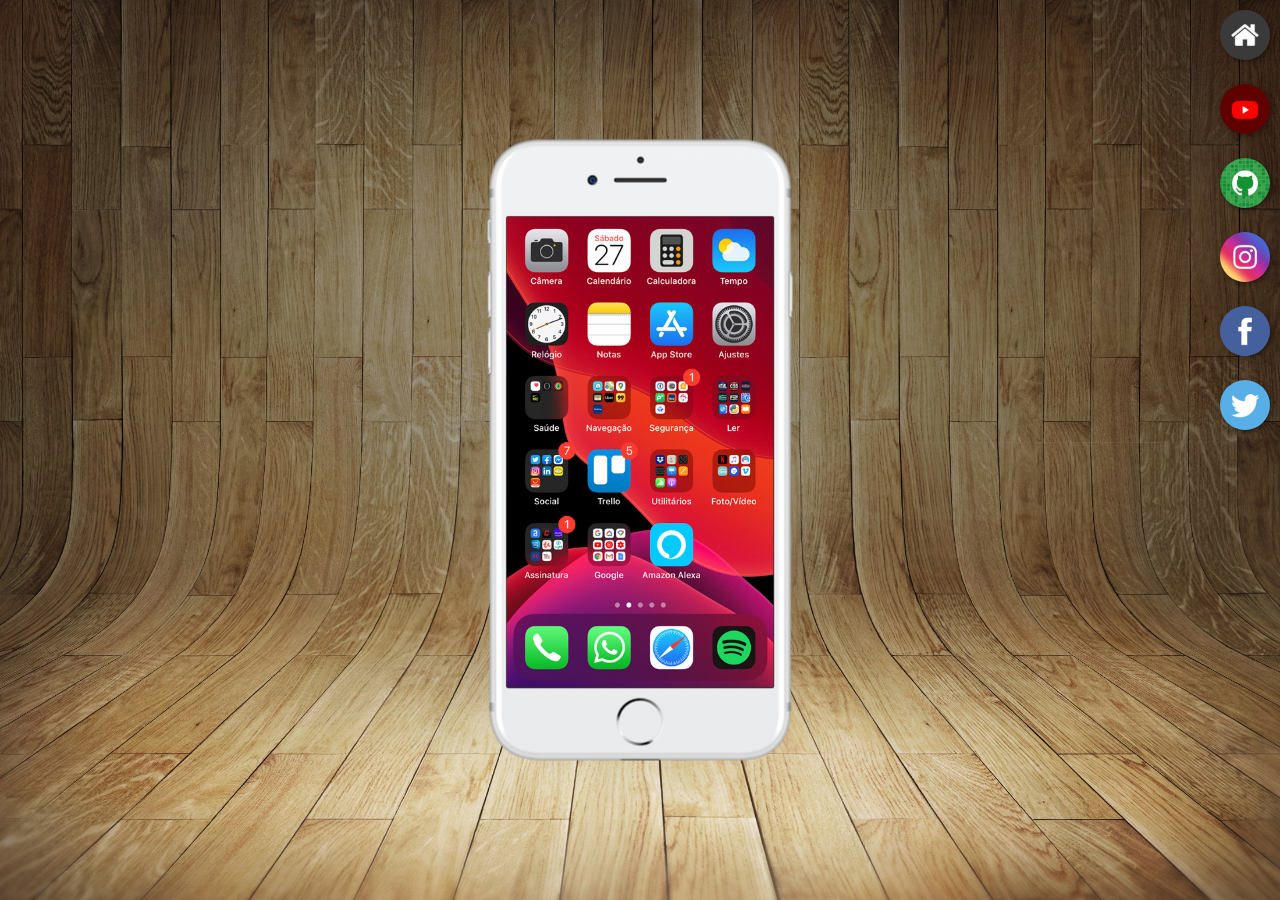
<file: index.html>
<!DOCTYPE html>
<html lang="PT-BR">
<head>
  <meta charset="UTF-8">
  <meta name="viewport" content="width=device-width, initial-scale=1.0">
  <link rel="shortcut icon" href="favicon.ico" type="image/x-icon">
  <title>Projeto Redes Sociais</title>
  <link rel="stylesheet" href="estilos/style.css">
</head>
<body>
  <main>
    <section id="telefone">
<iframe src="home.html" name="tela" id="tela" frameborder="0">
    Seu navegador não é compatível com isso.
</iframe>

    </section>
    <section id="redes-sociais">
      <a href="home.html" target="tela"> <img src="imagens/logo-home.jpg" alt=""></a><br>
      <a href="youtube.html" target="tela"> <img src="imagens/logo-youtube.jpg" alt=""></a><br>
      <a href="github.html" target="tela"> <img src="imagens/logo-github.jpg" alt=""></a><br>
      <a href="Instagram.html" target="tela"> <img src="imagens/logo-instagram.jpg" alt=""></a><br>
      <a href="Facebook.html" target="tela"> <img src="imagens/logo-facebook.jpg" alt=""></a><br>
      <a href="Twitter.html" target="tela"> <img src="imagens/logo-twitter.jpg" alt=""></a>
    </section>
  </main>
</body>
</html>
</file>
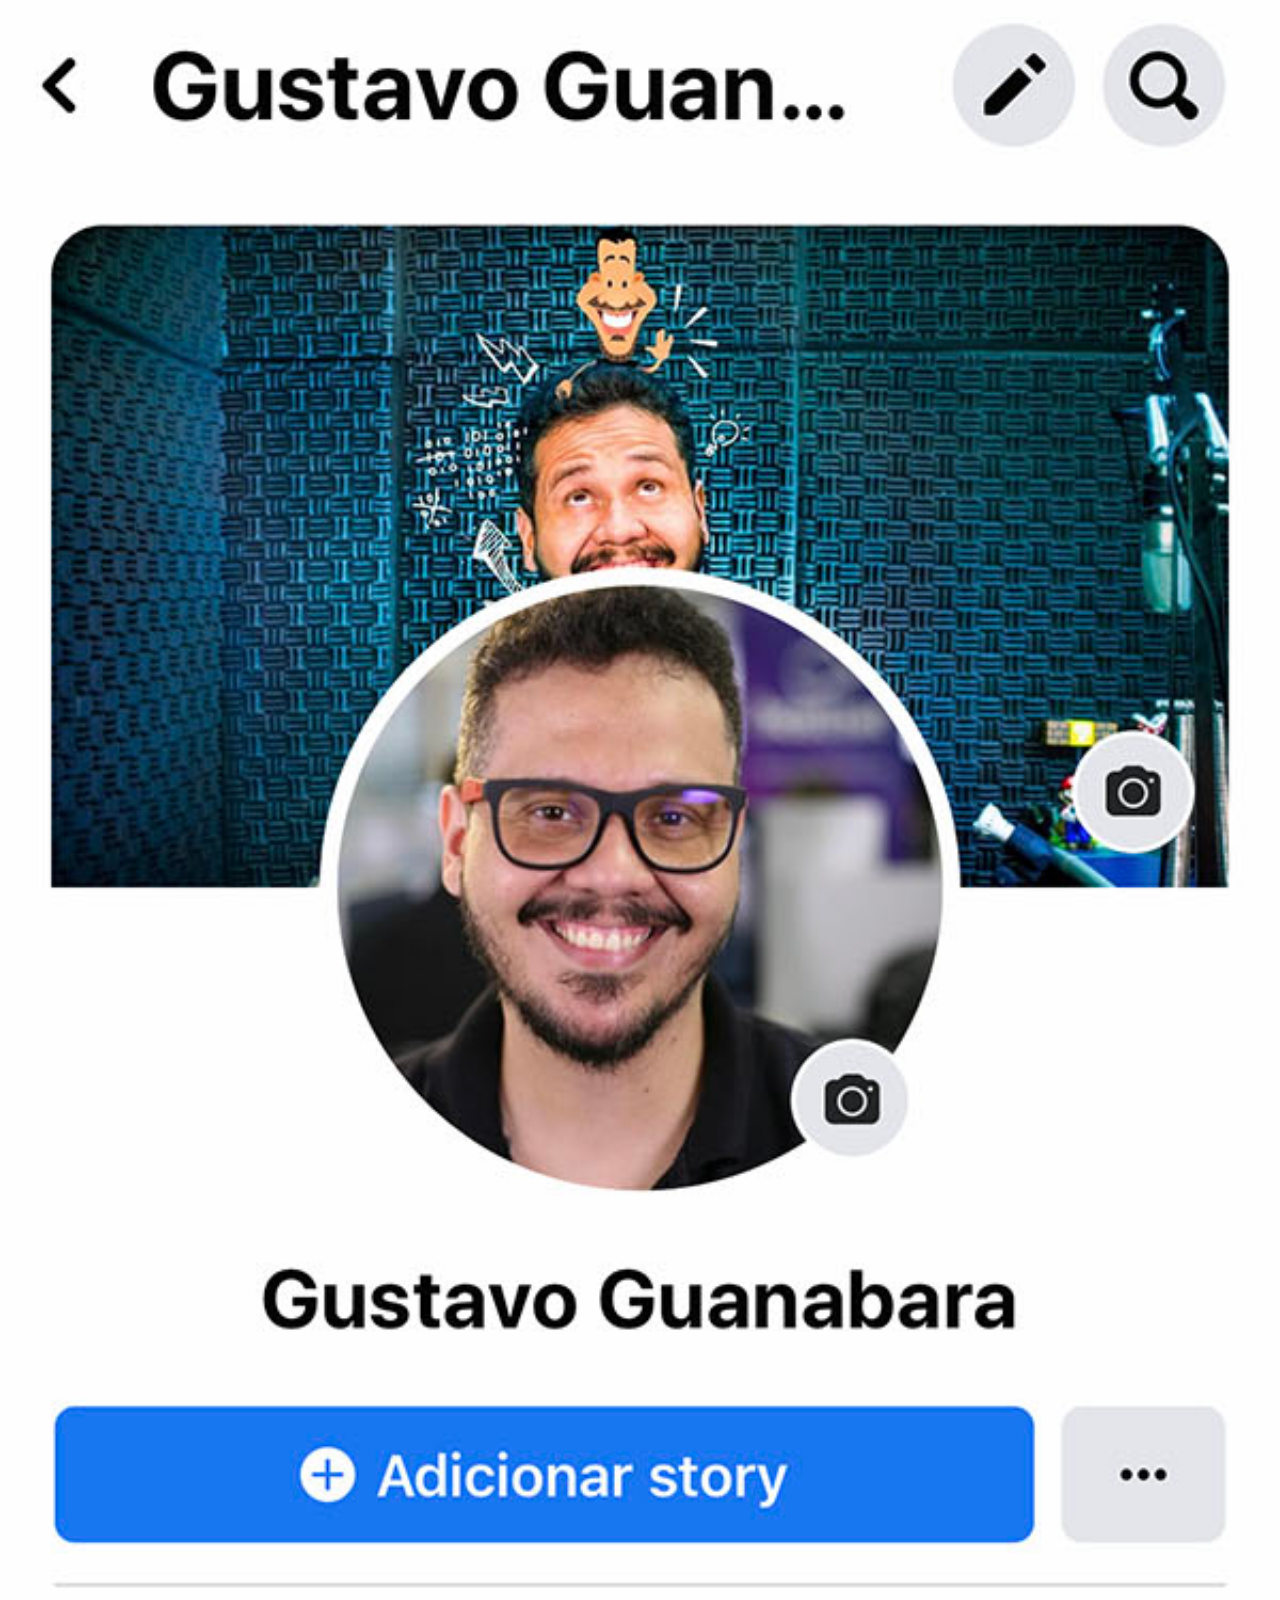
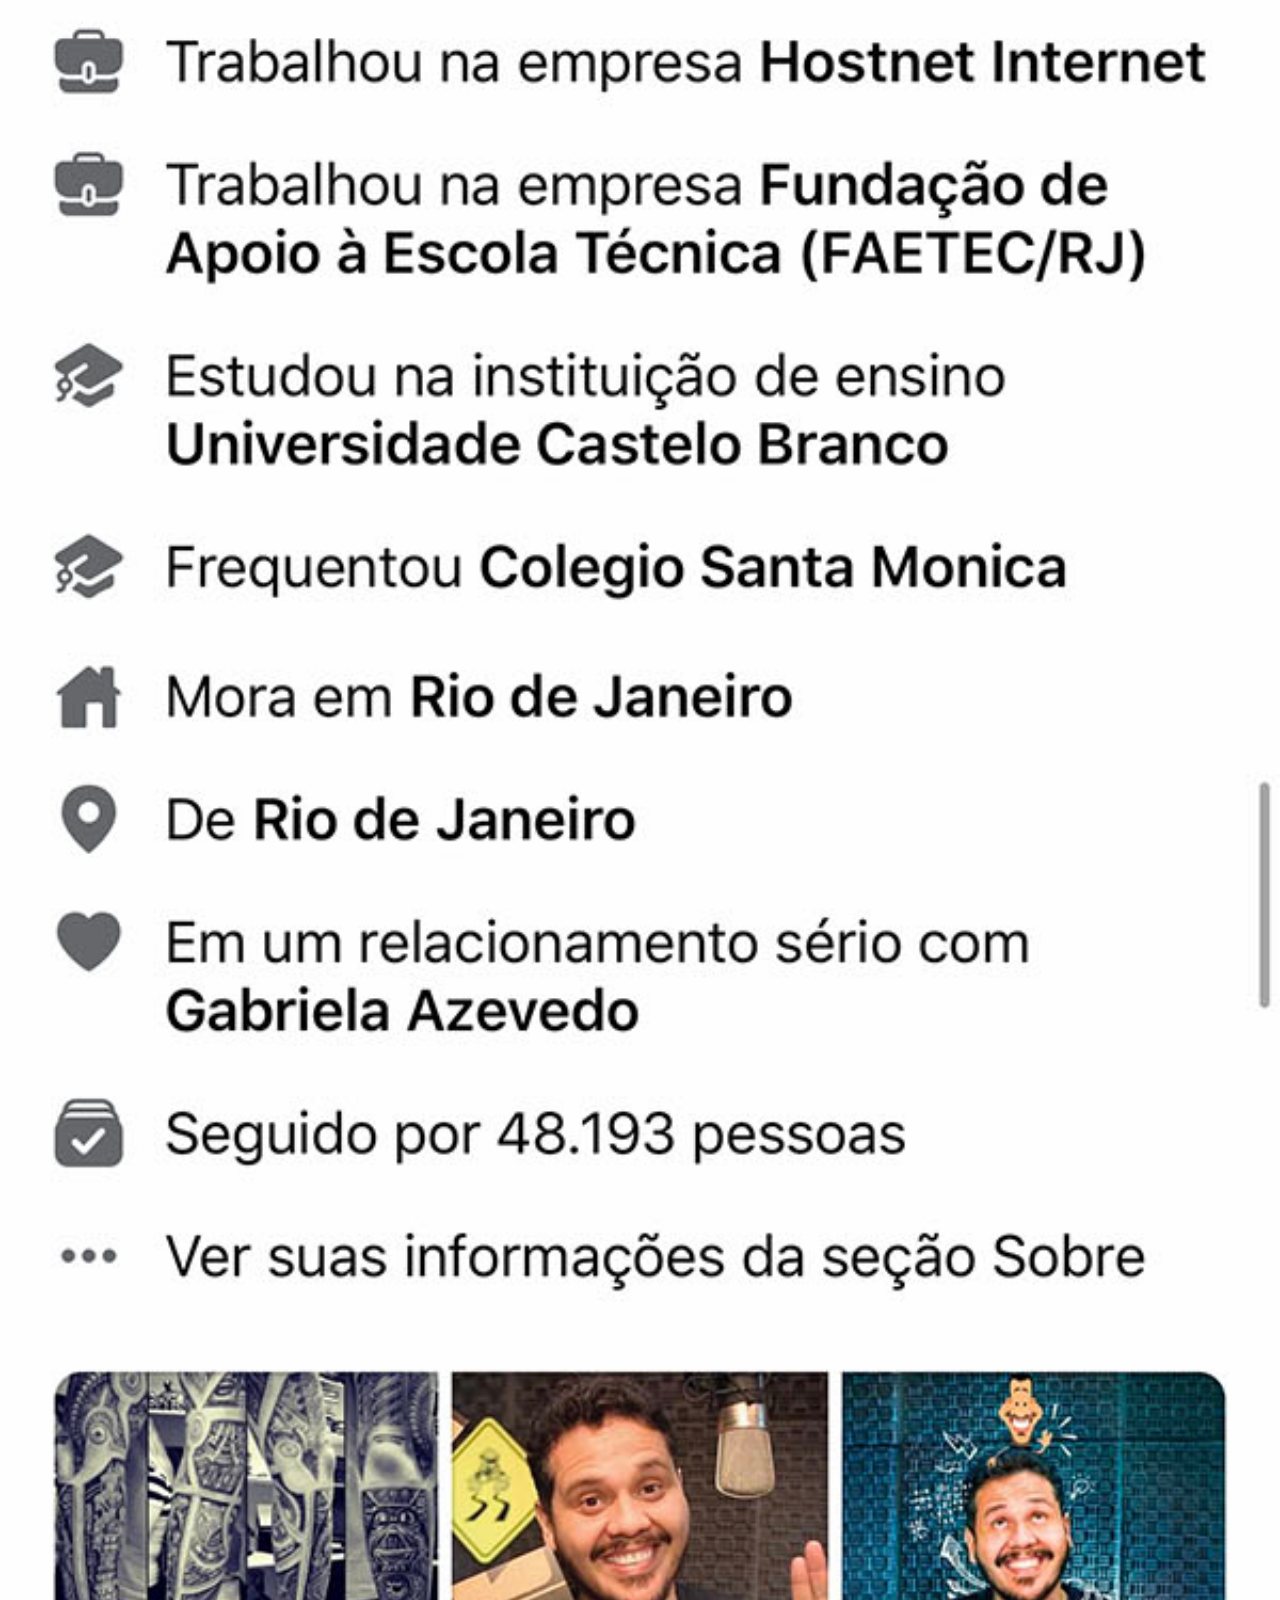
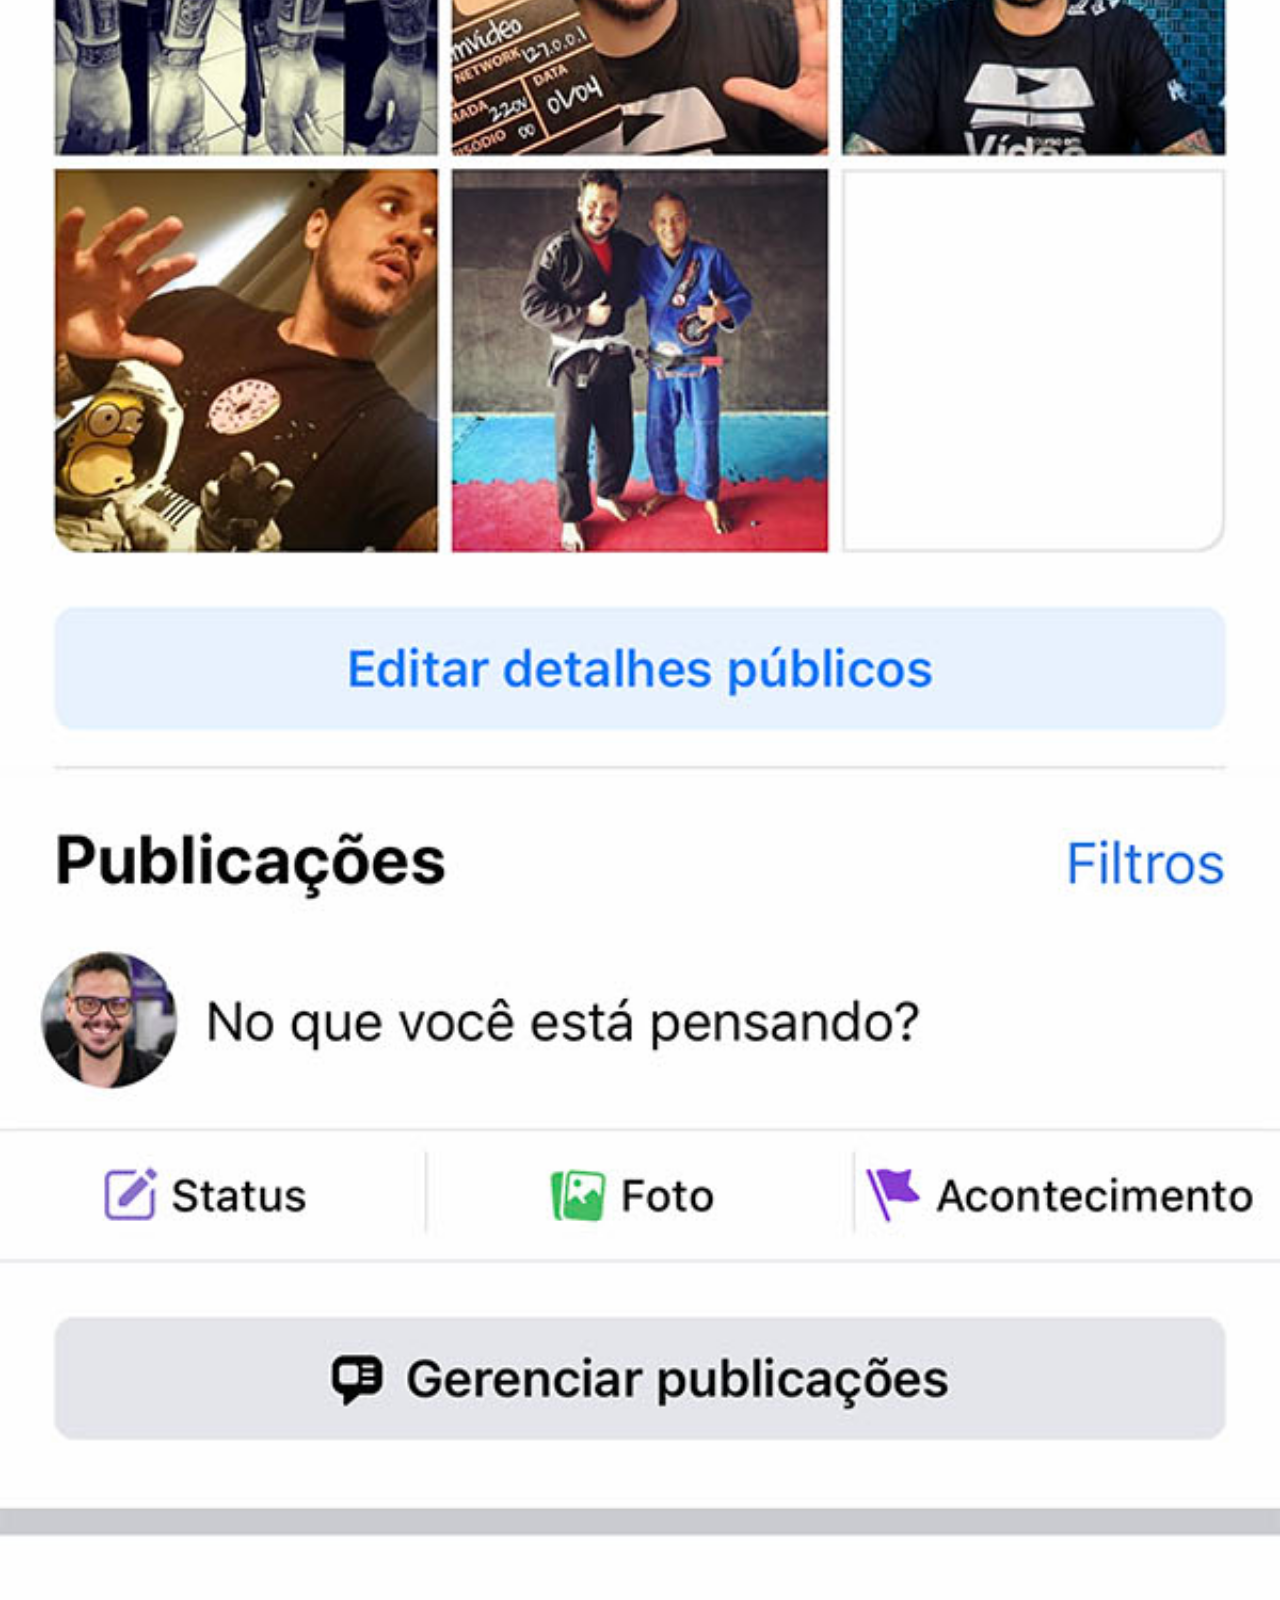
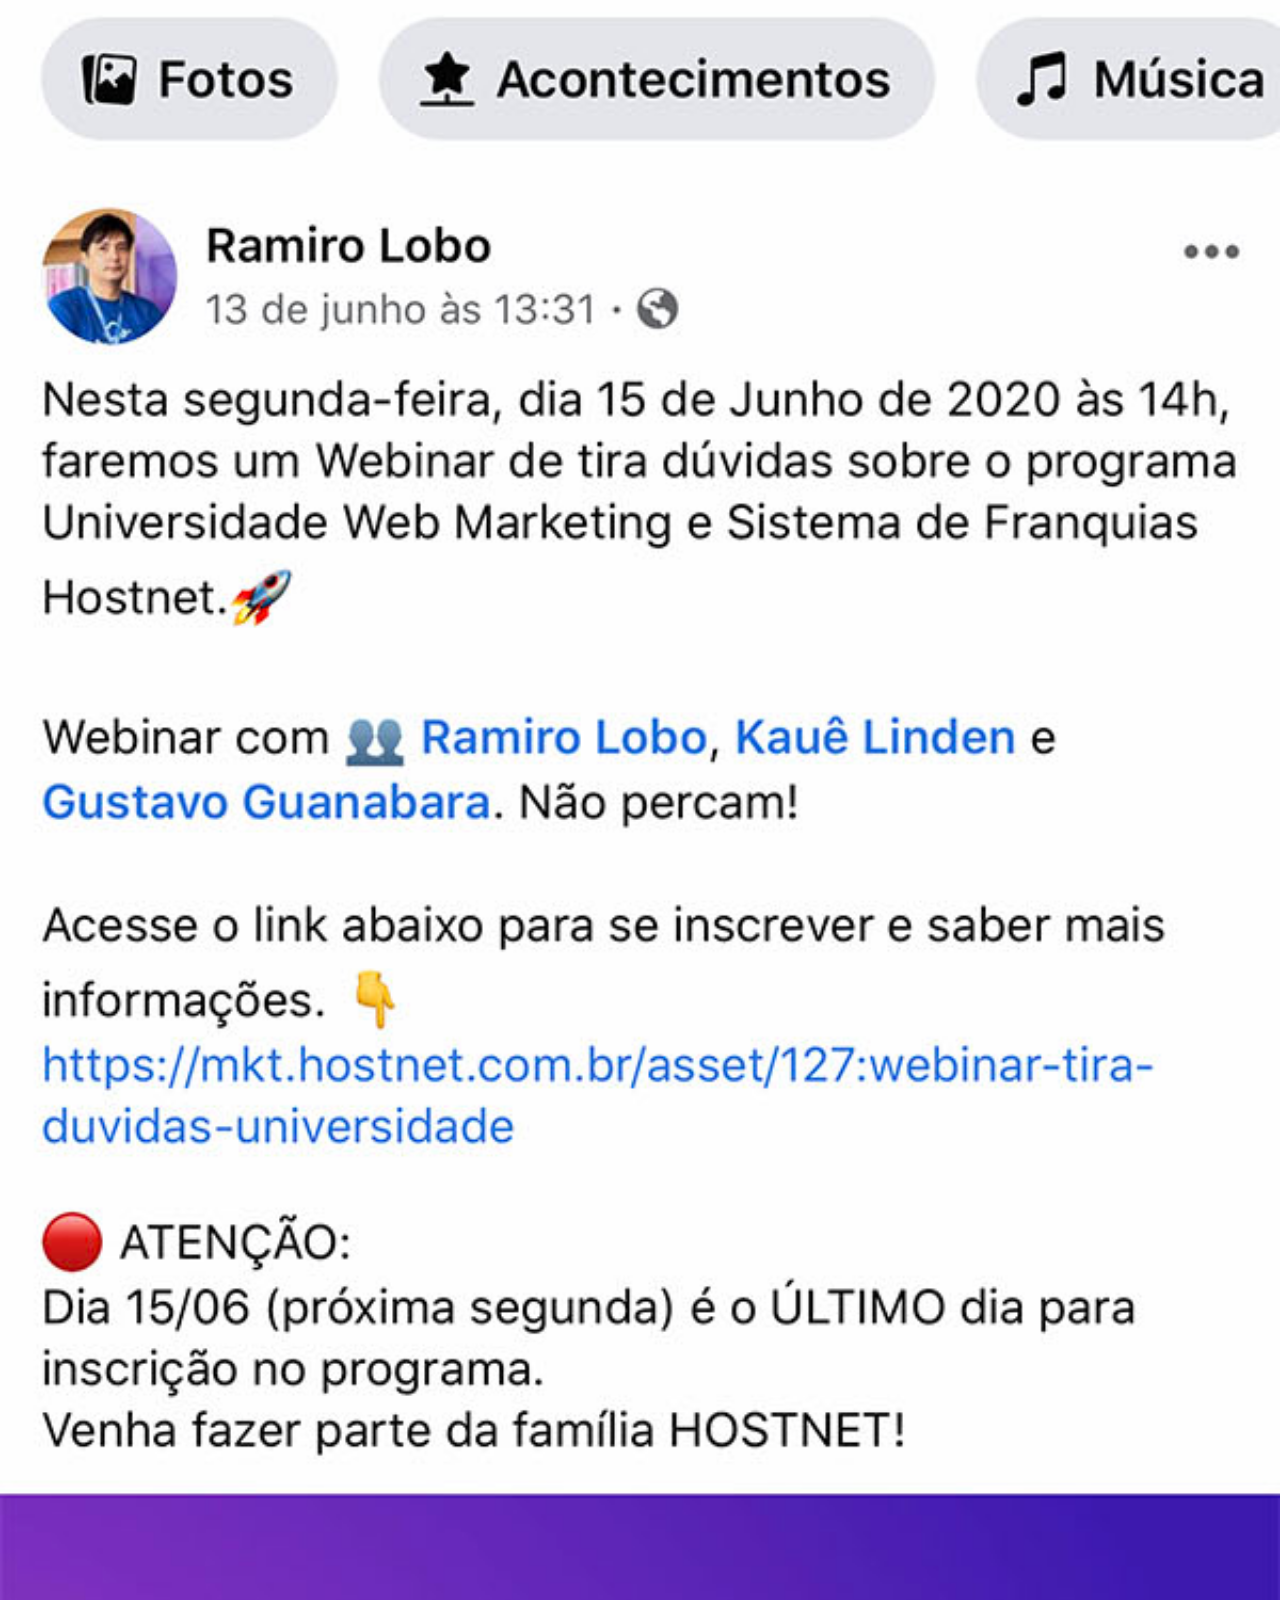
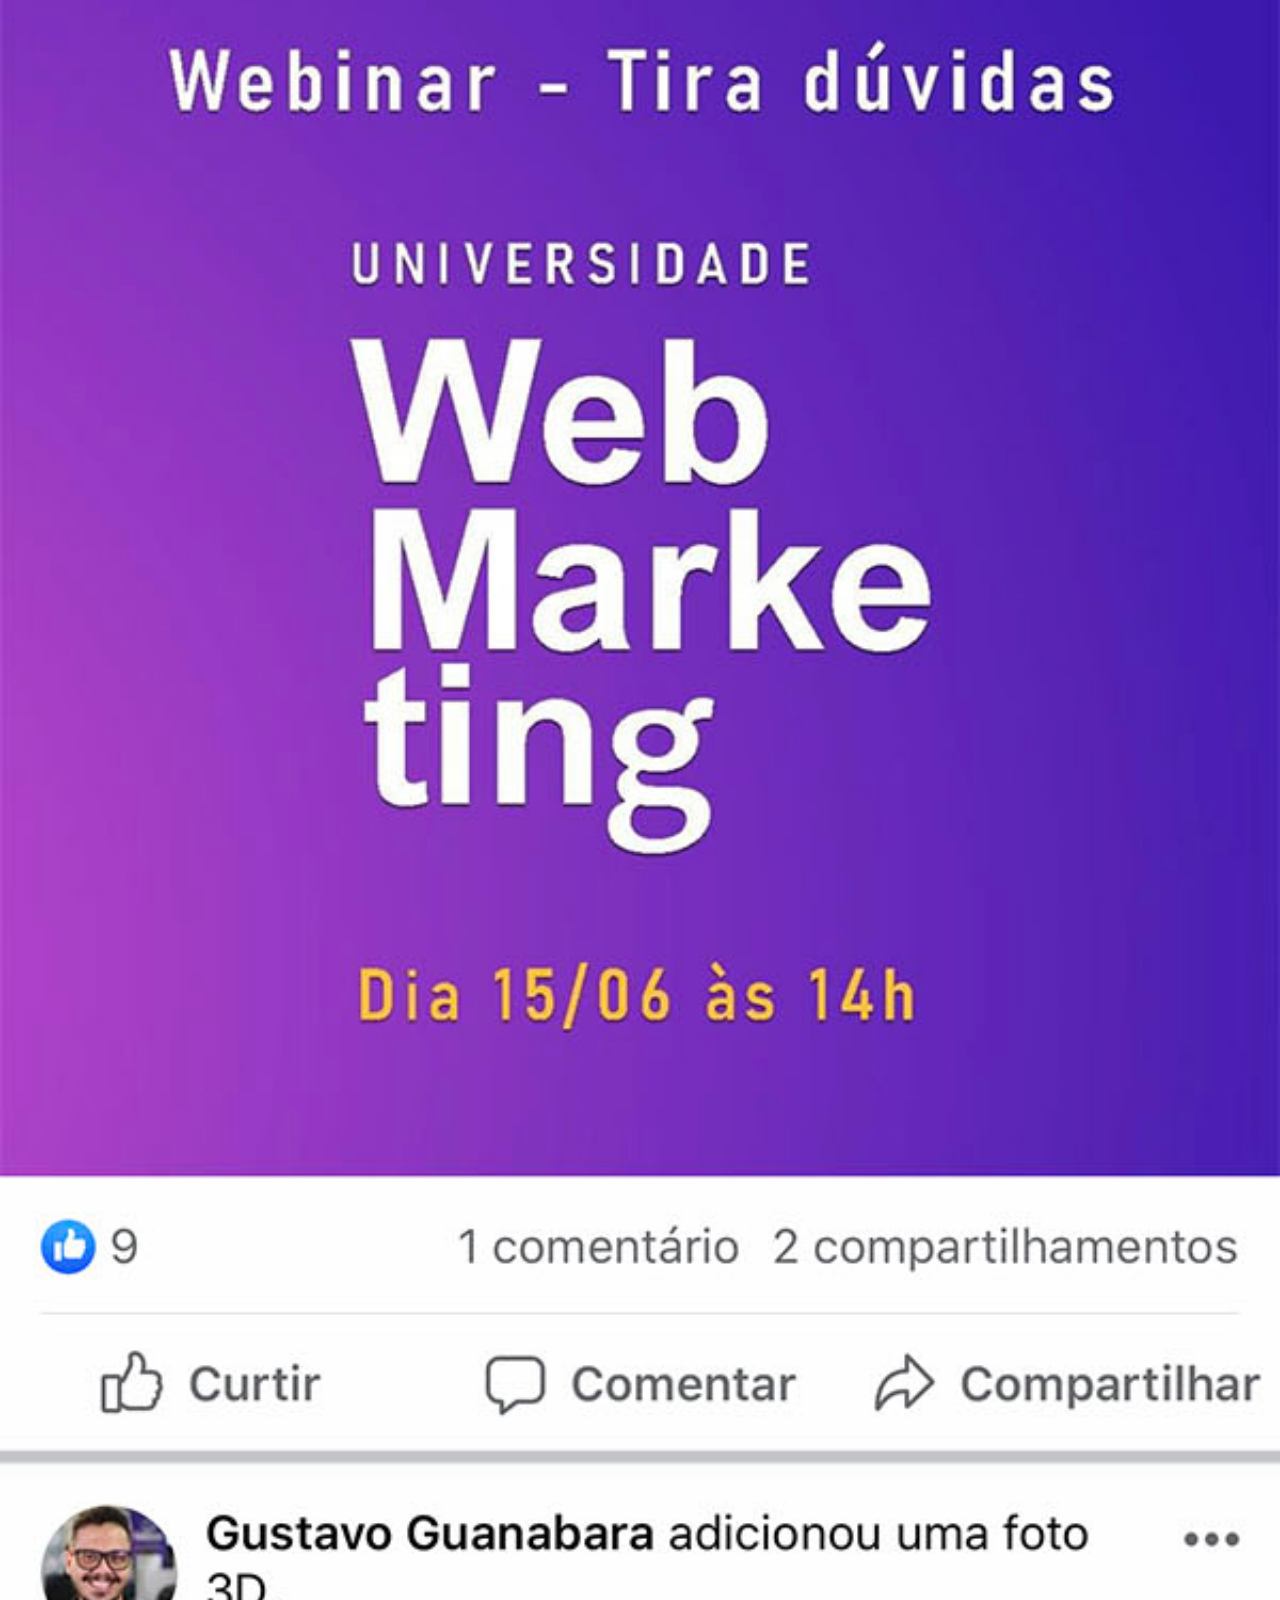
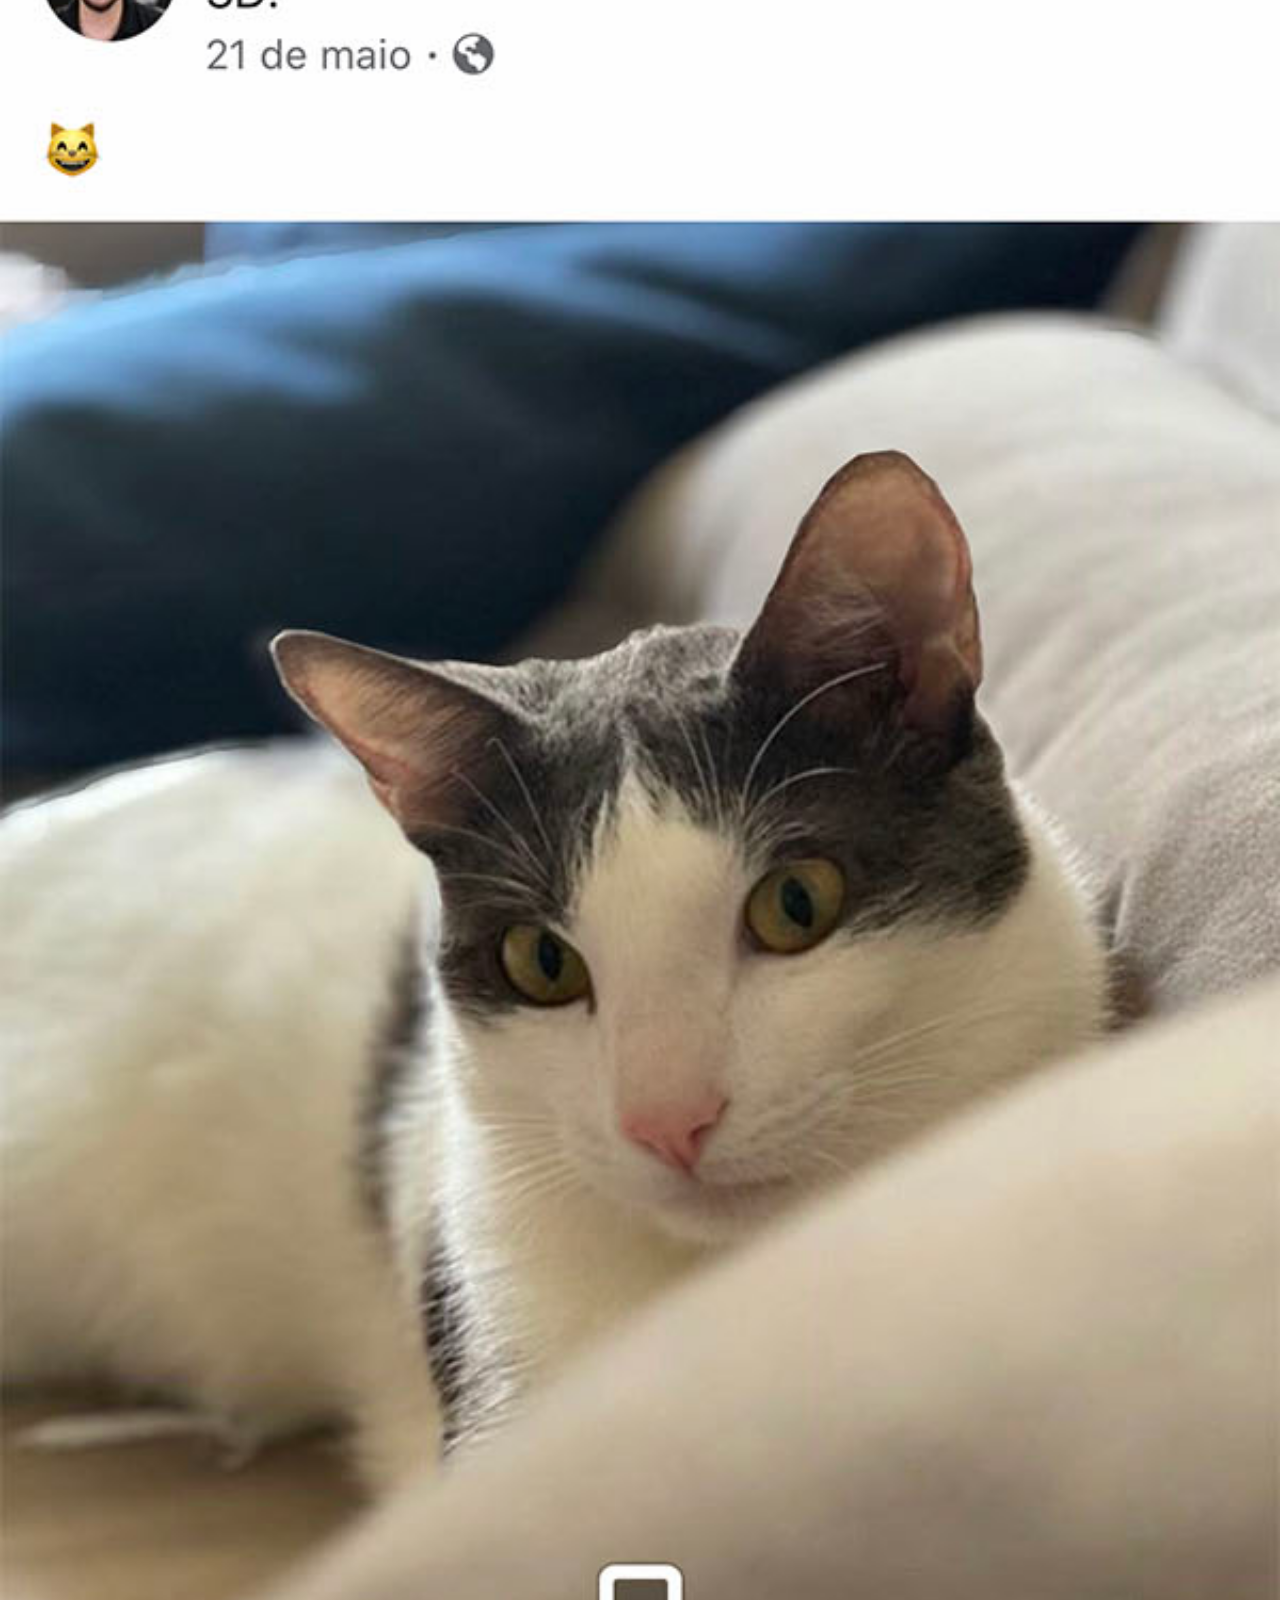
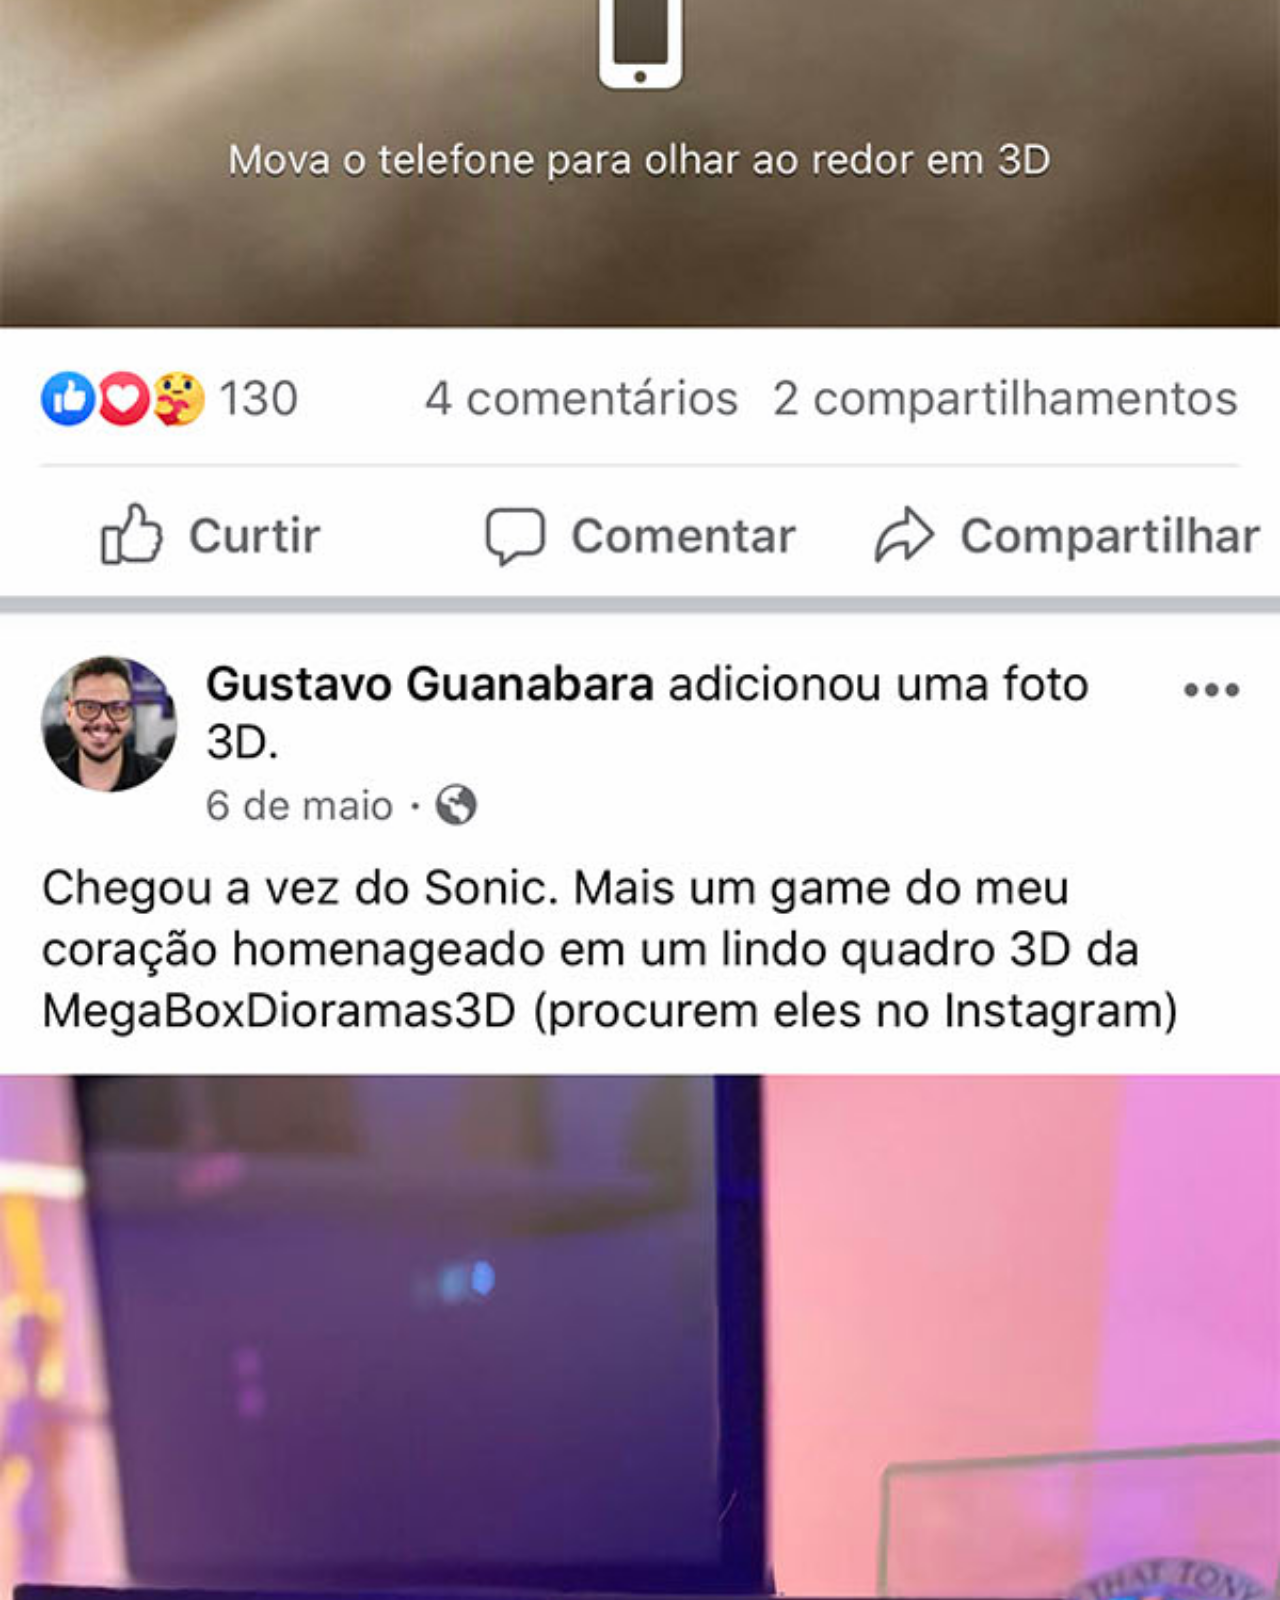
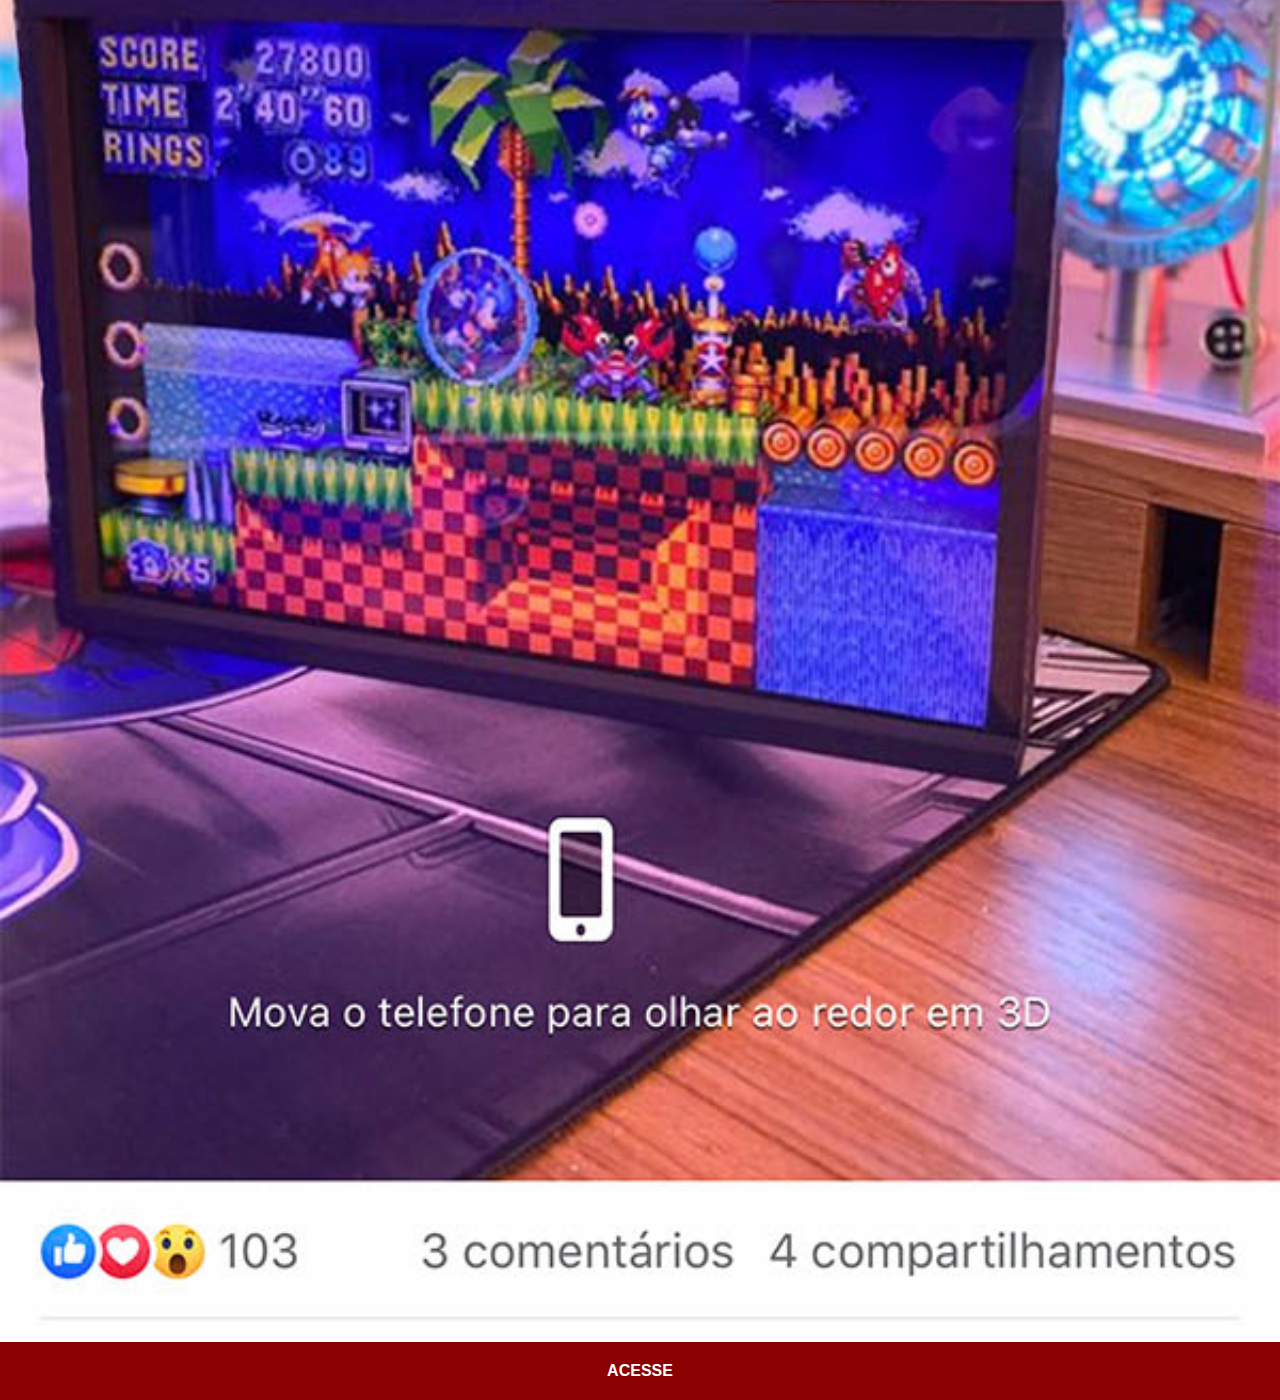
<file: Facebook.html>
<!DOCTYPE html>
<html lang="PT-BR">
<head>
  <meta charset="UTF-8">
  <meta name="viewport" content="width=device-width, initial-scale=1.0">
  <title>Facebook</title>
  <link rel="stylesheet" href="estilo/social.css">
</head>
<body>
  <img src="imagens/tela-facebook.jpg" alt="">
  <a href="https://www.facebook.com/gustavoguanabara/?locale=pt_BR" target="_blank">ACESSE</a>
</body>
</html>
</file>
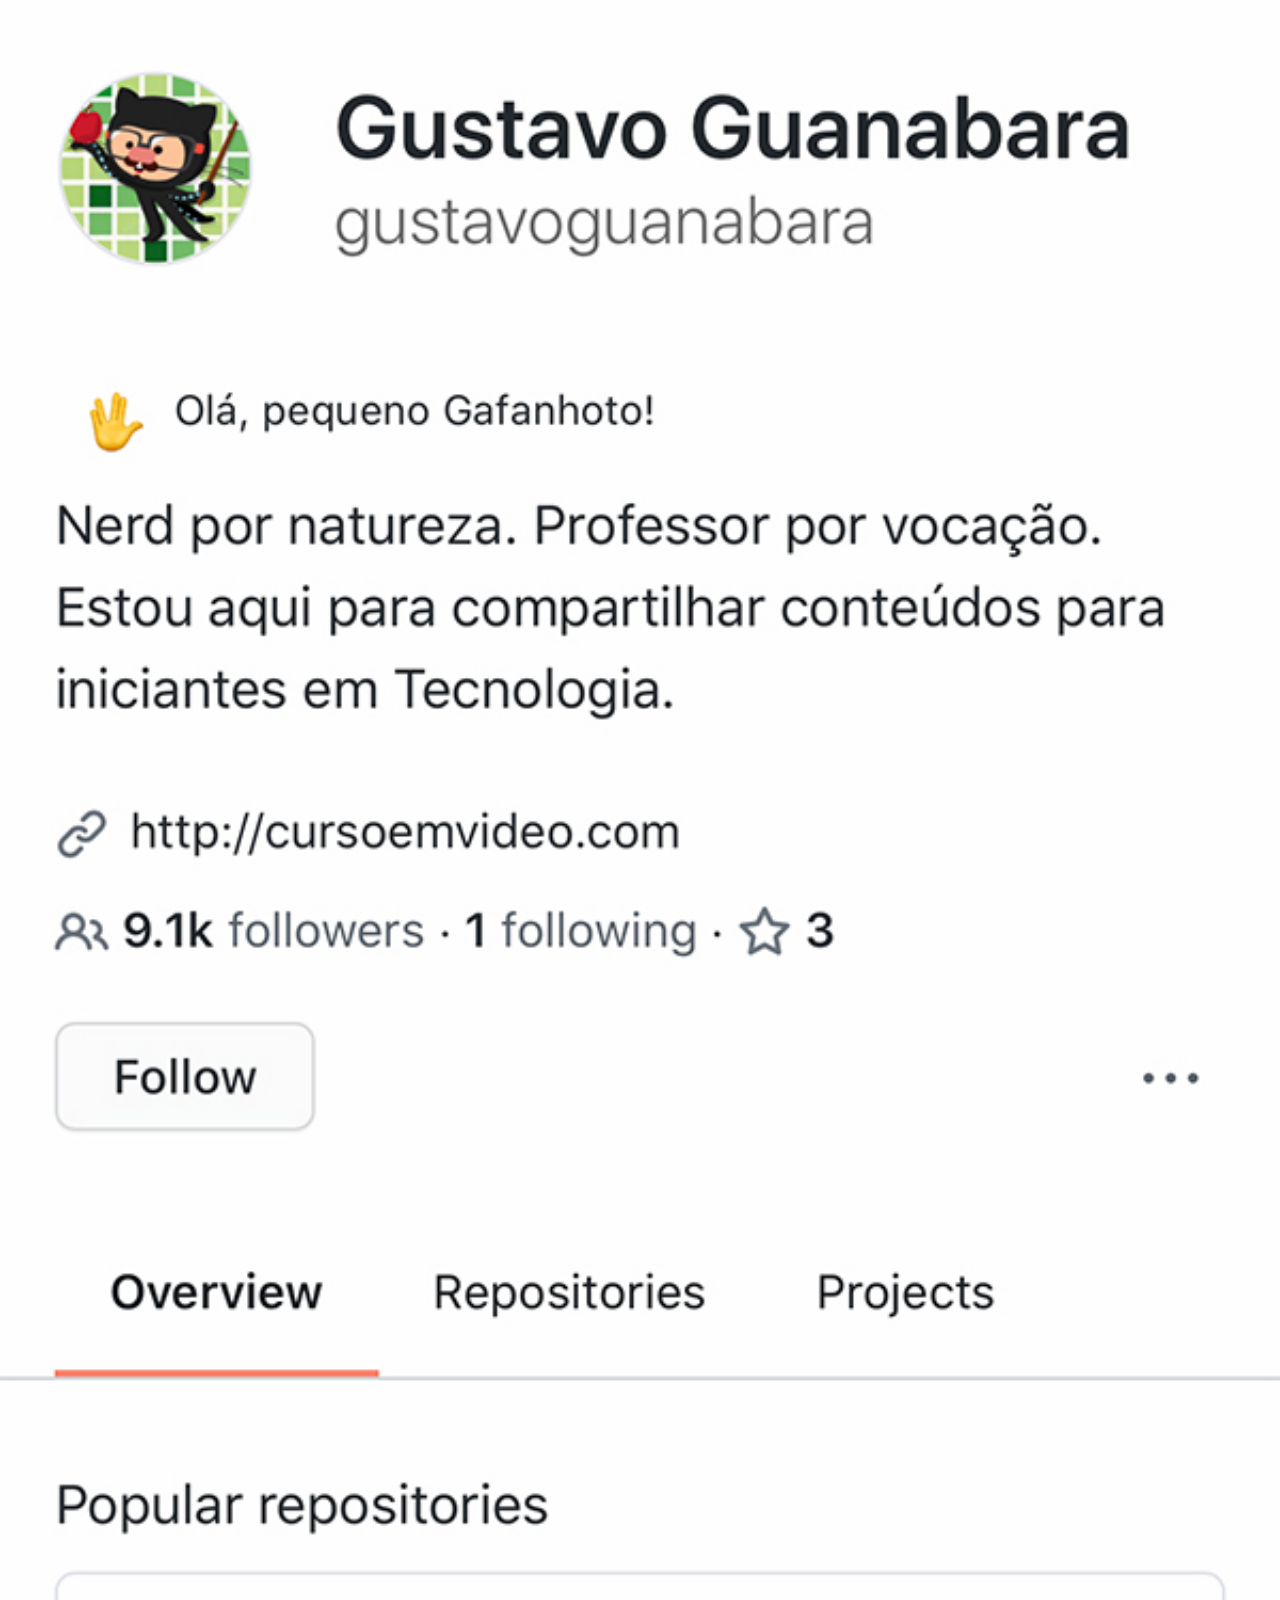
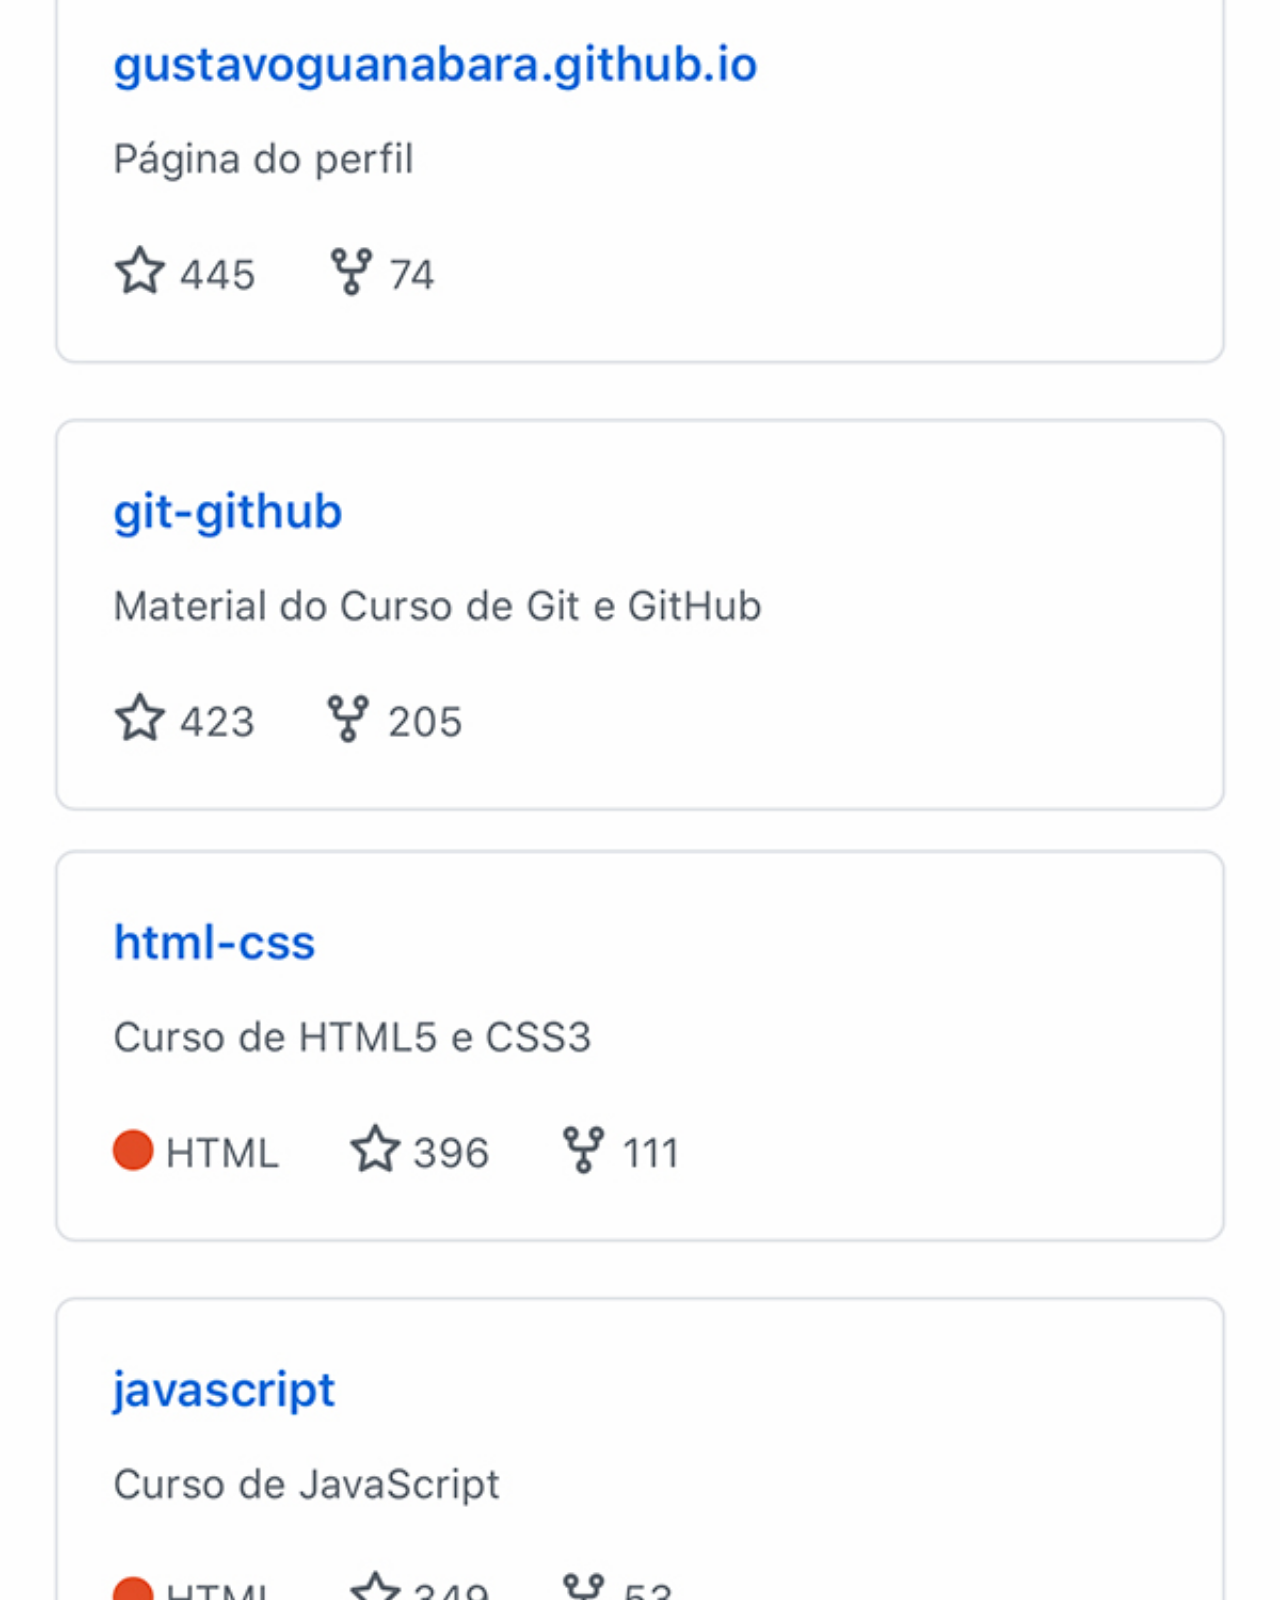
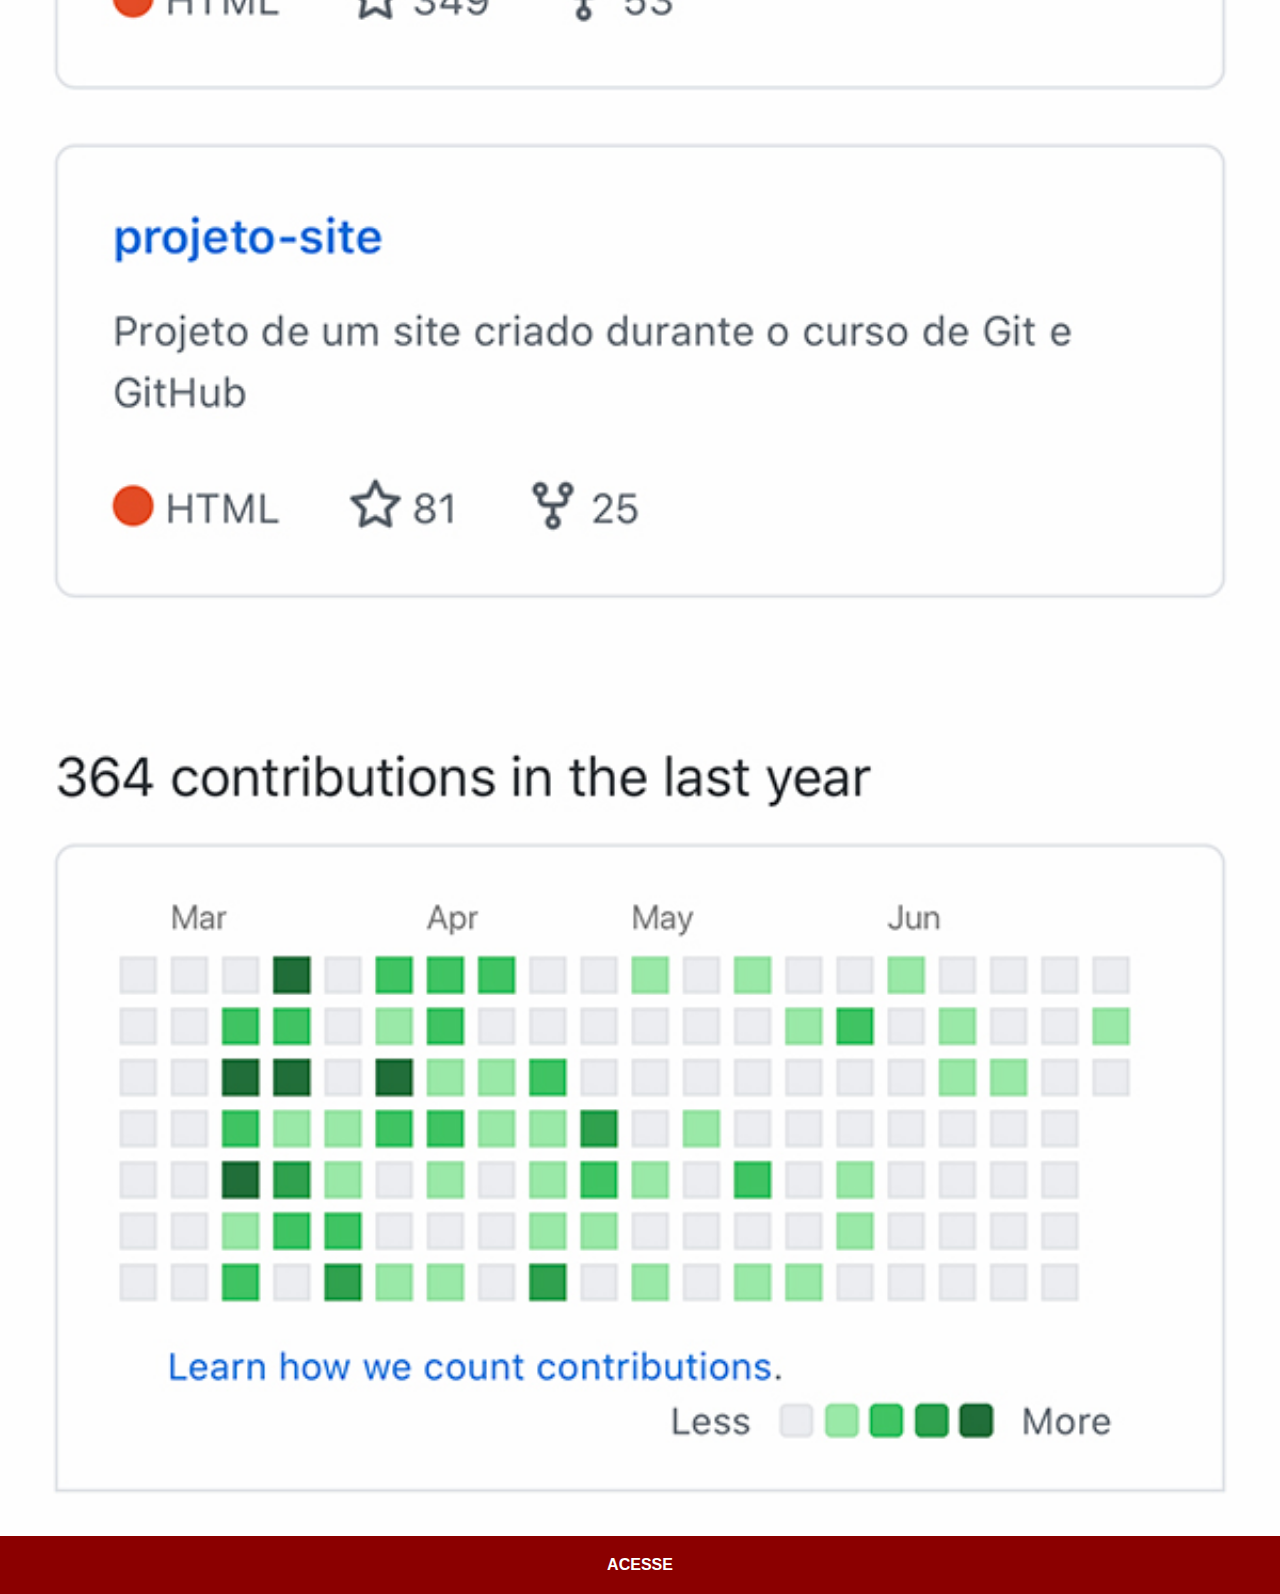
<file: github.html>
<!DOCTYPE html>
<html lang="PT-BR">
<head>
  <meta charset="UTF-8">
  <meta name="viewport" content="width=device-width, initial-scale=1.0">
  <title>GitHub</title>
  <link rel="stylesheet" href="estilo/social.css">
</head>
<body>
  <img src="imagens/tela-github.jpg" alt="GitHub">
  <a href="https://github.com/gustavoguanabara" target="_blank">ACESSE</a>
</body>
</html>
</file>
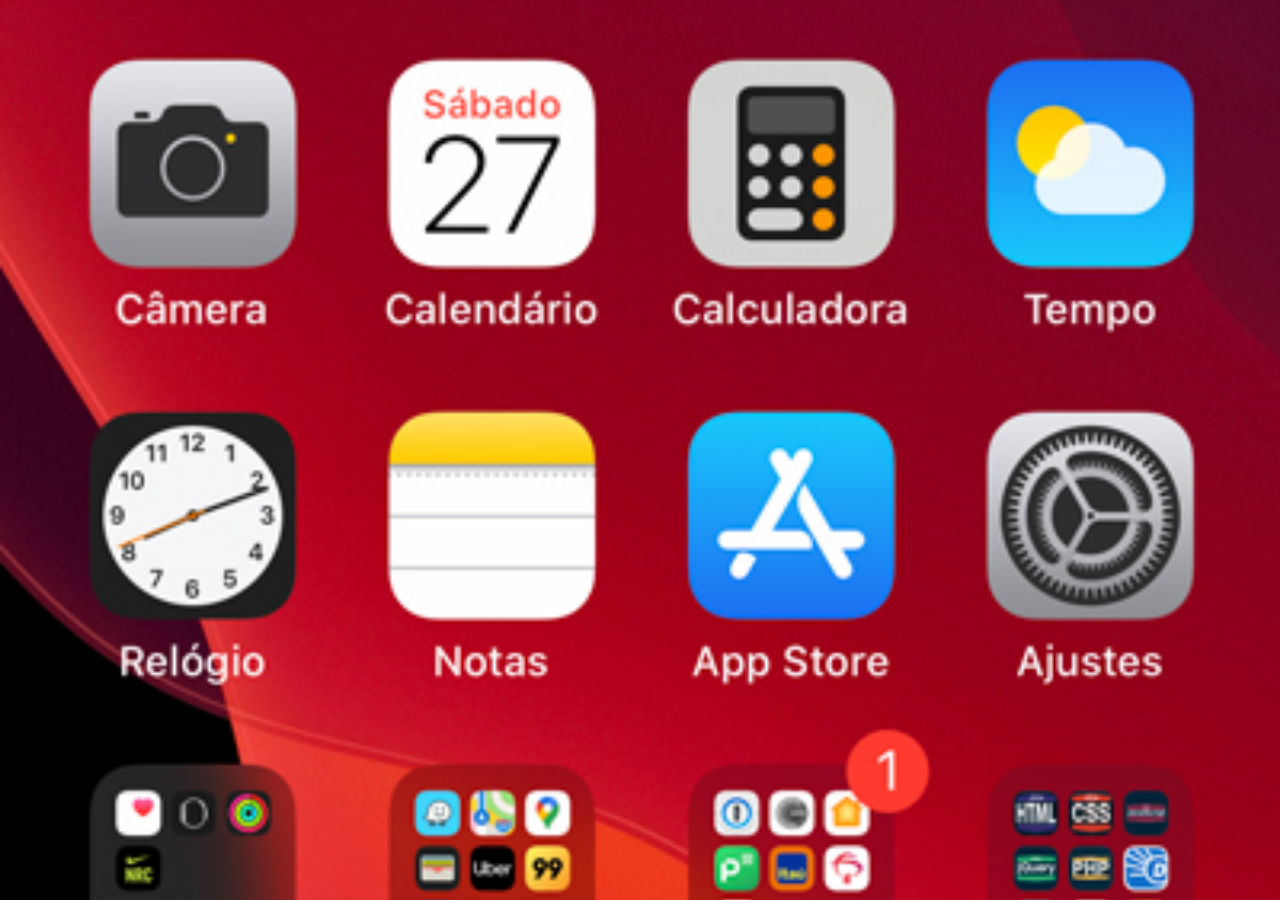
<file: home.html>
<!DOCTYPE html>
<html lang="pt-br">
<head>
  <meta charset="UTF-8">
  <meta name="viewport" content="width=device-width, initial-scale=1.0">
  <title>home</title>
</head>
<style>
  * {
    margin: 0px;
    padding: 0px;
  }

  body {
    width: 100vw;
    height: 100vh;
    background: black url('imagens/tela-home.jpg')no-repeat top center;
    background-size: cover;
  }
</style>
<body>

</body>
</html>
</file>
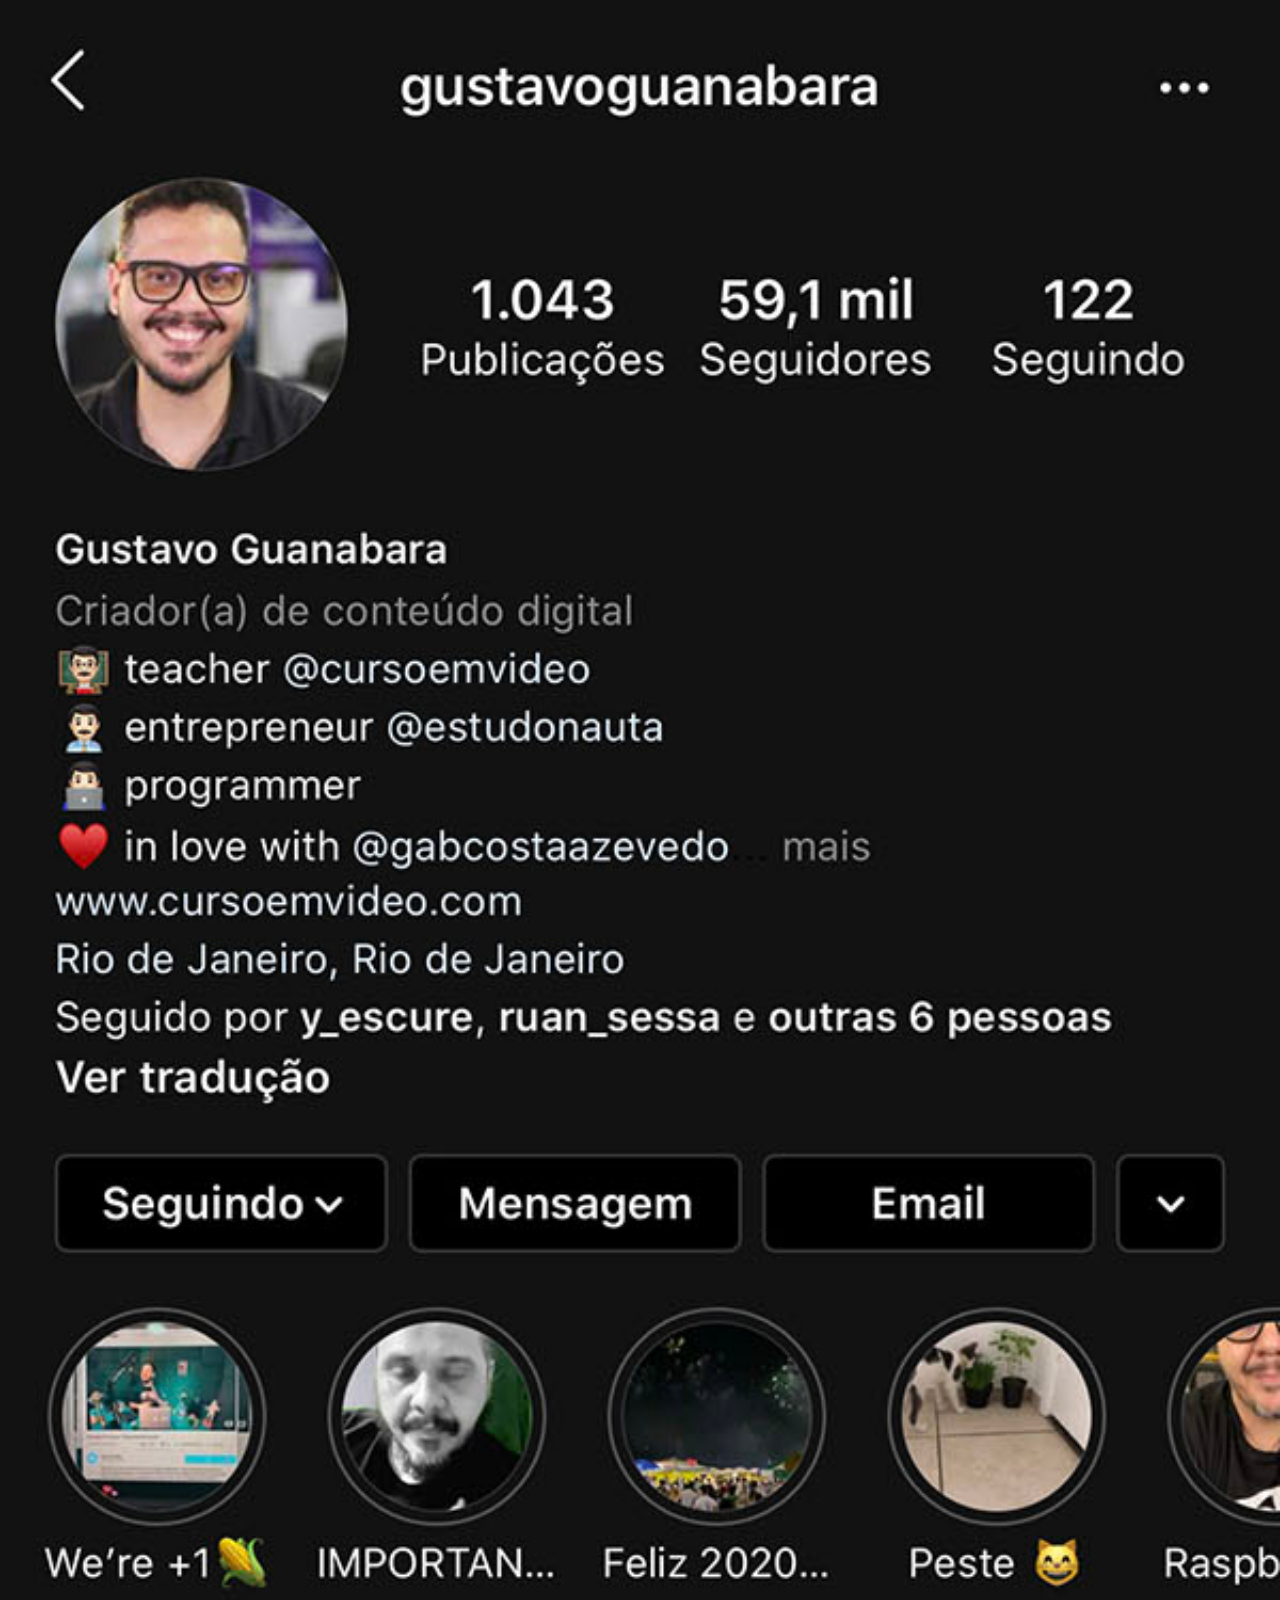
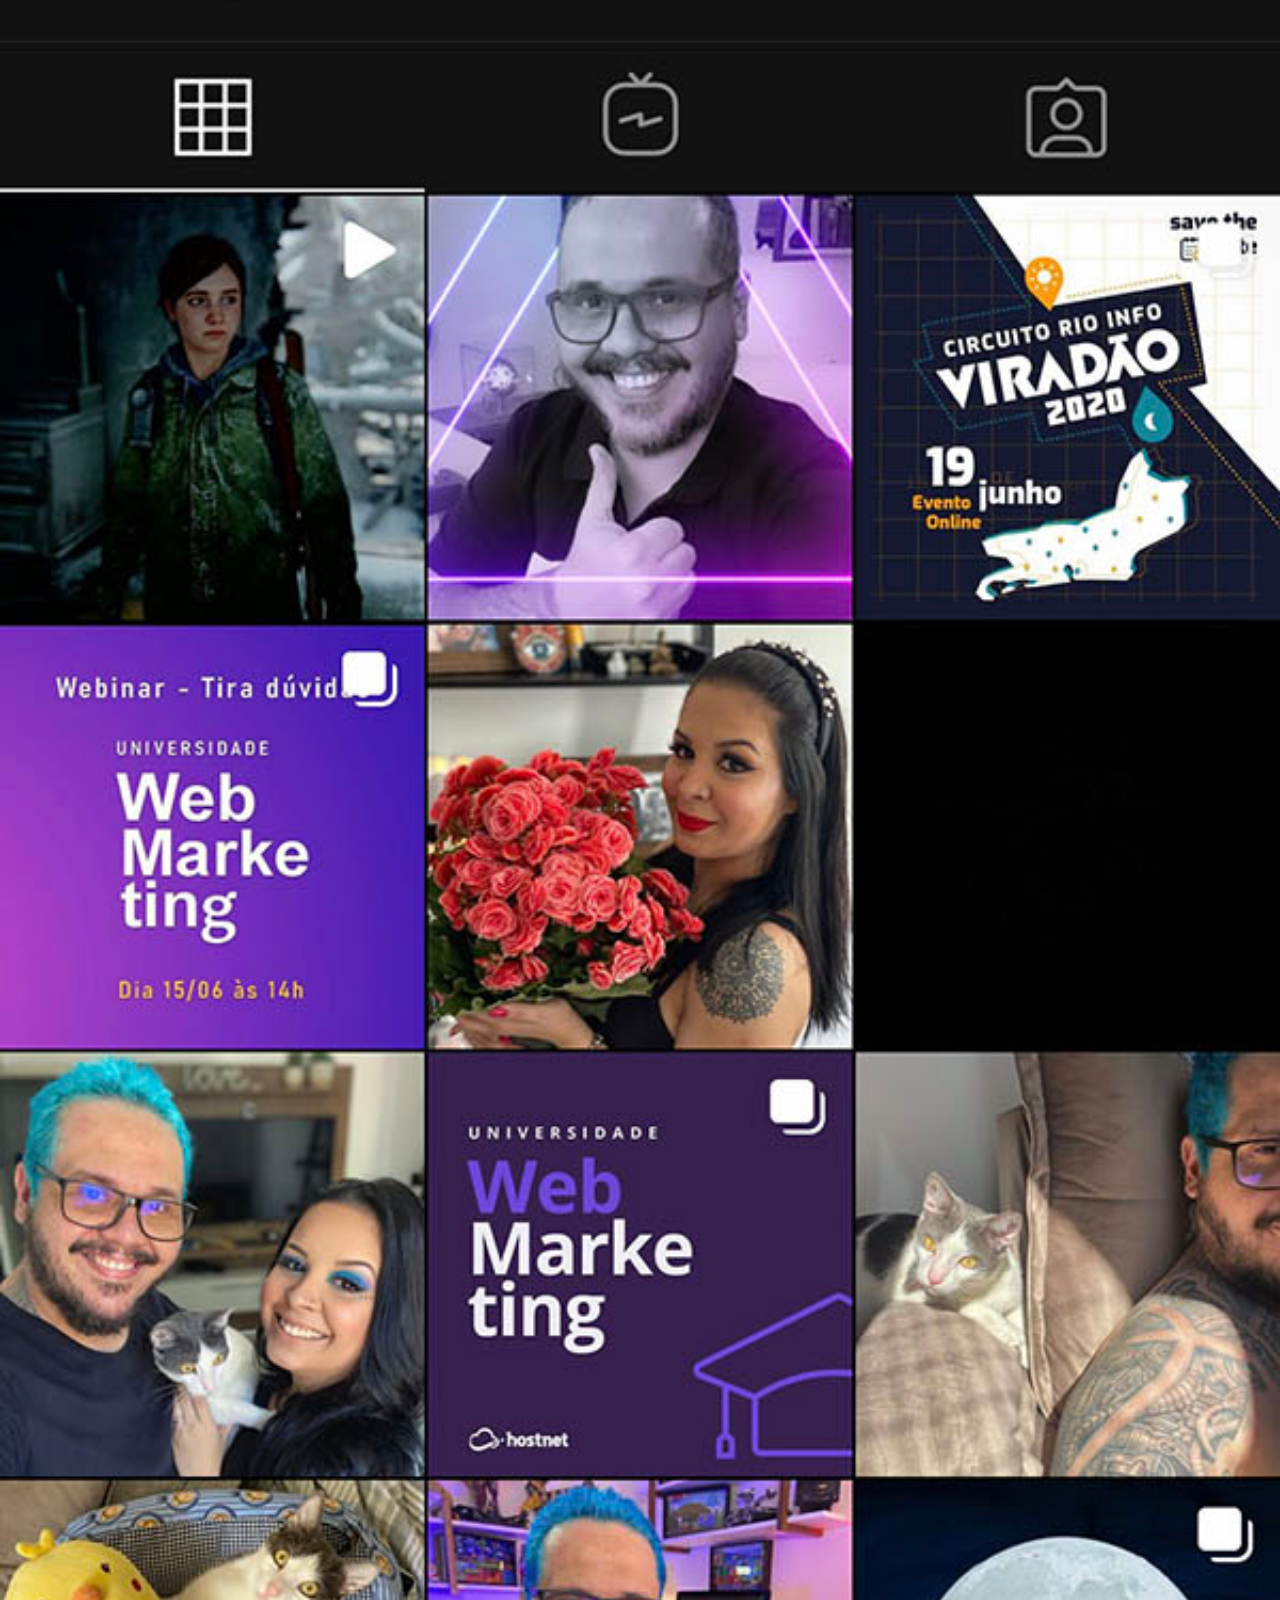
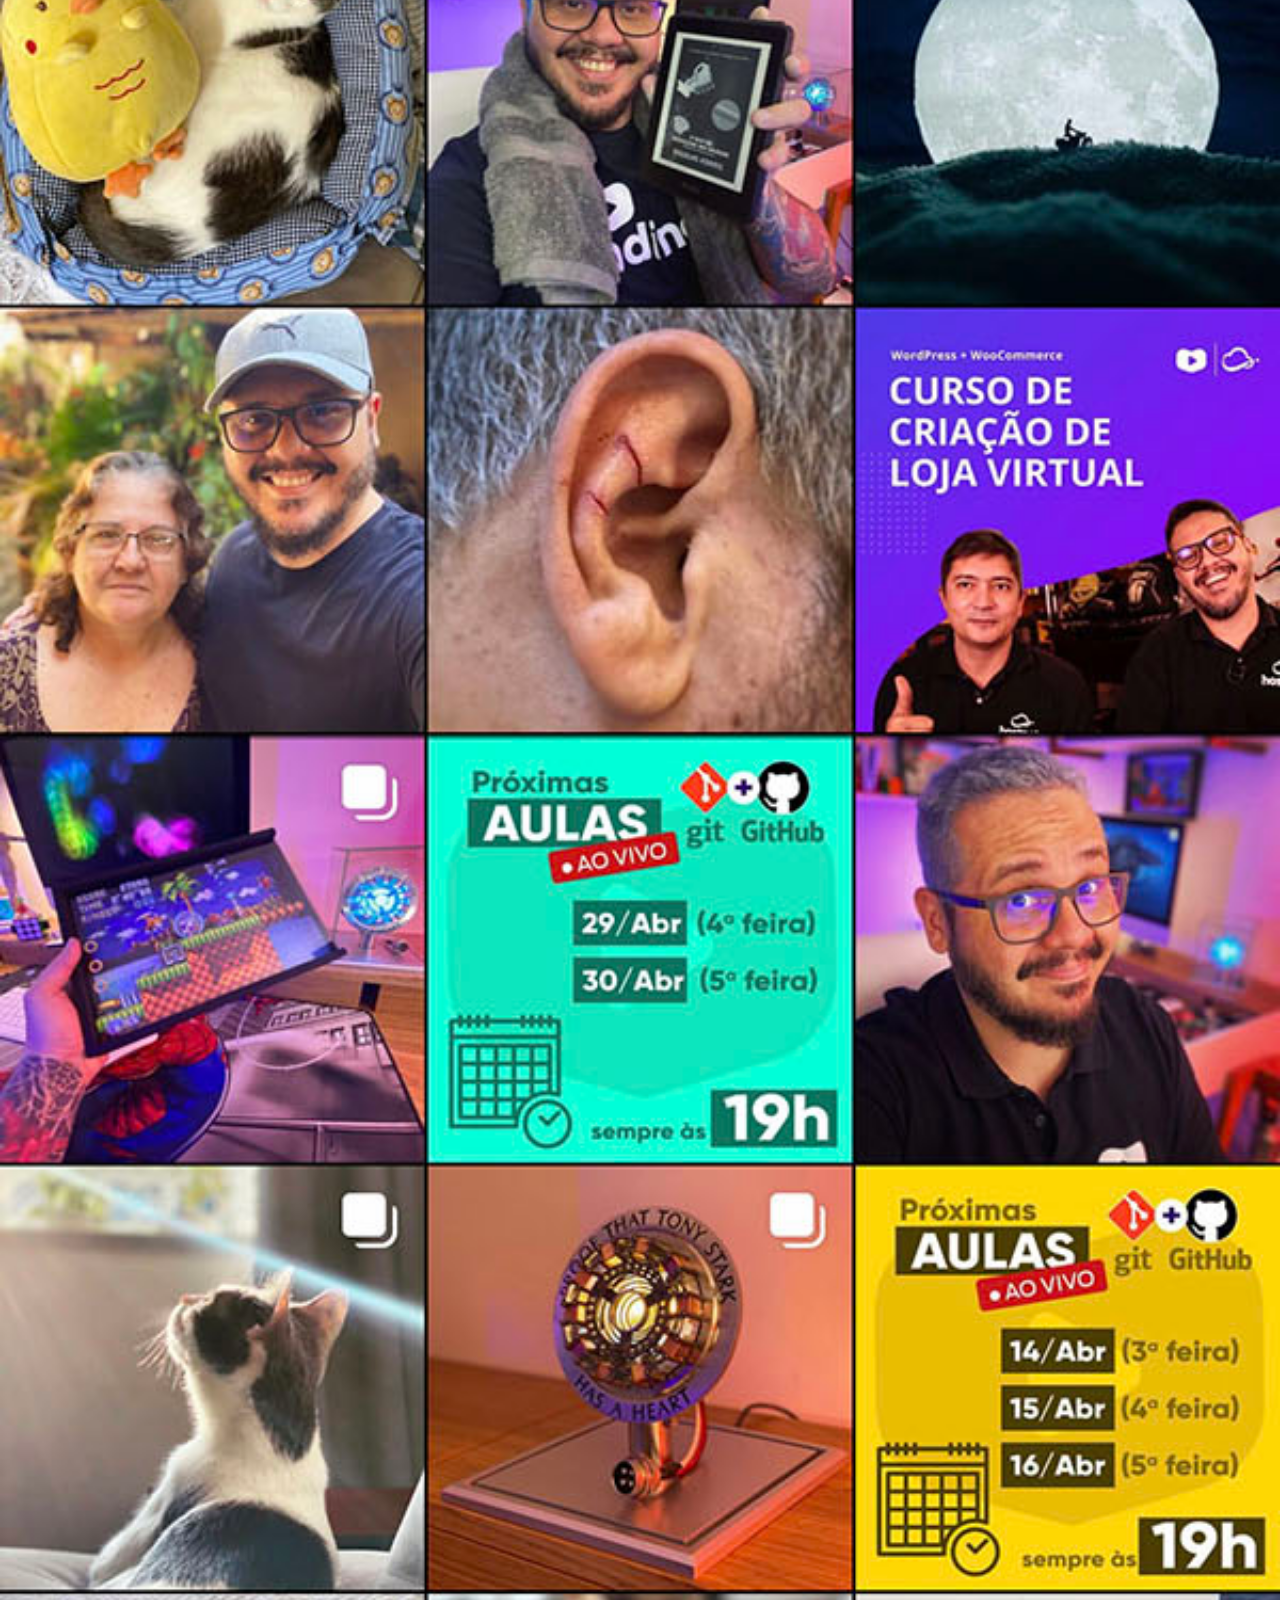
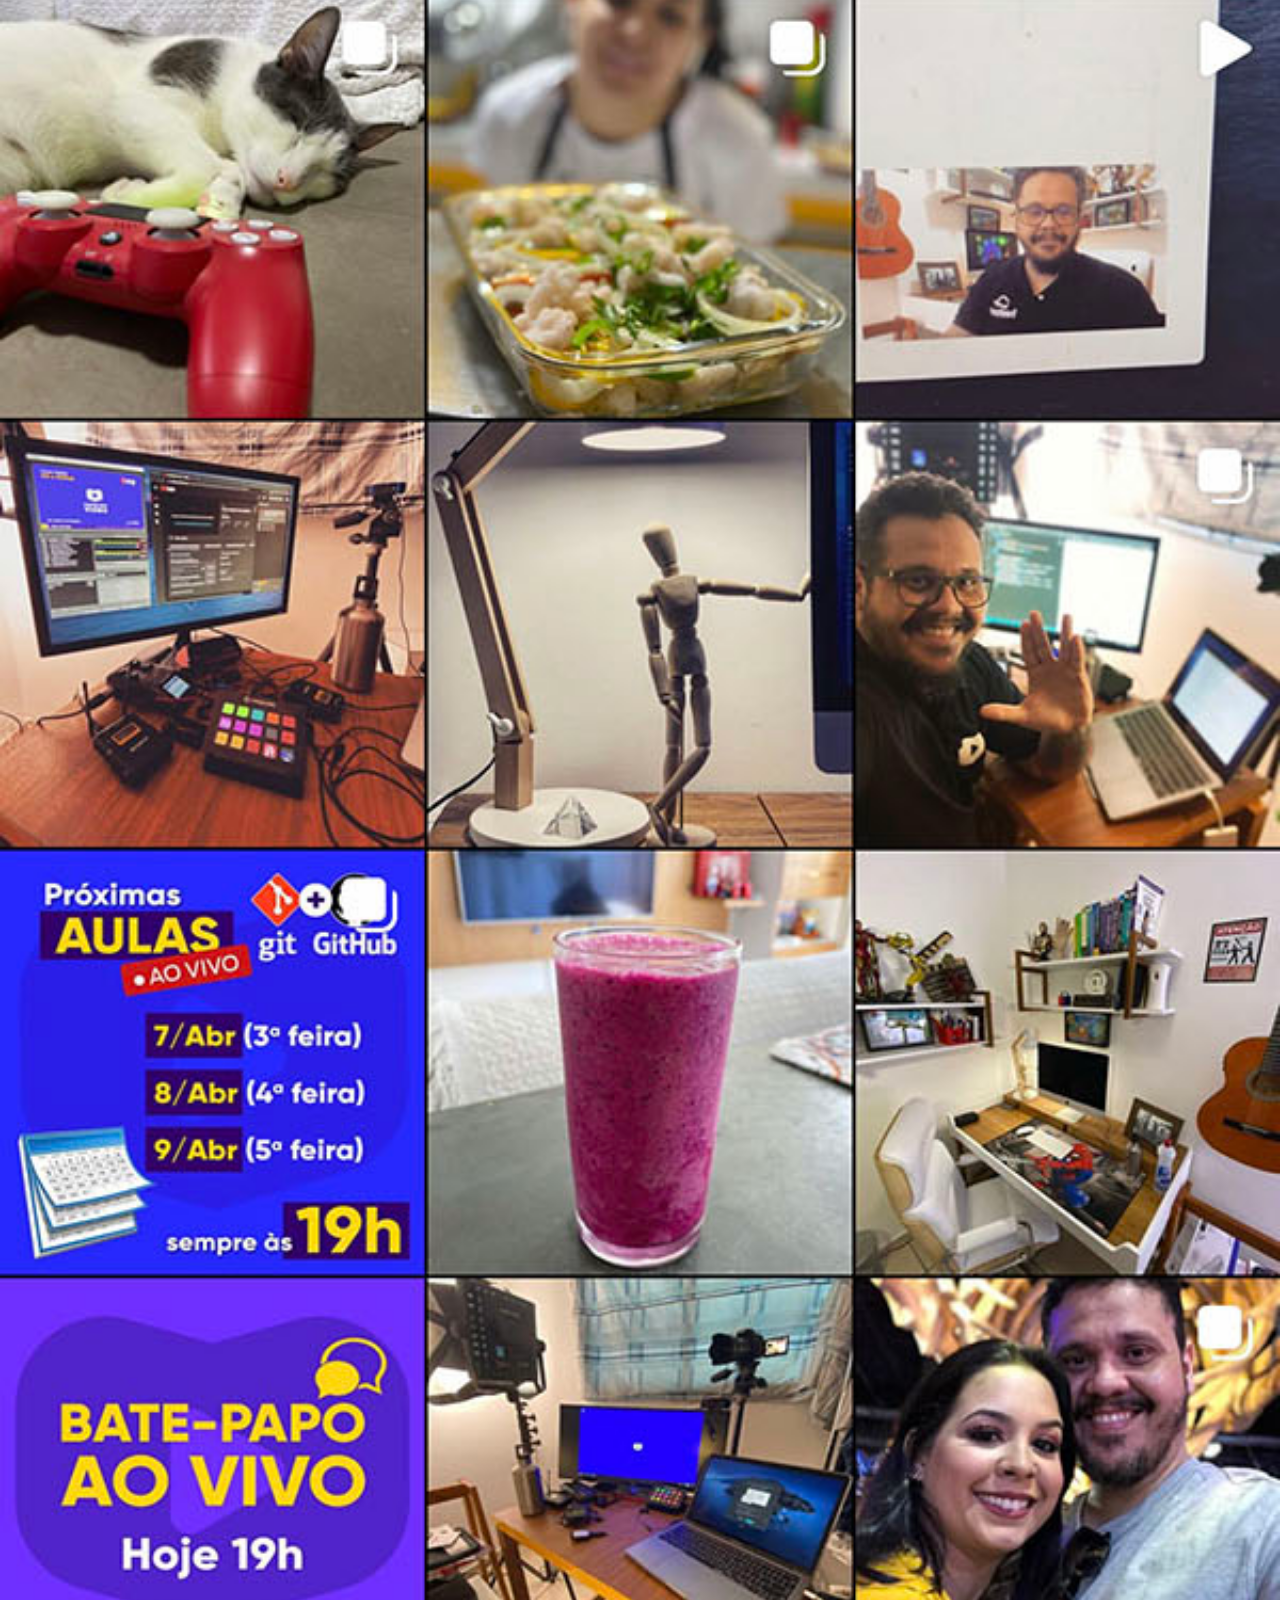
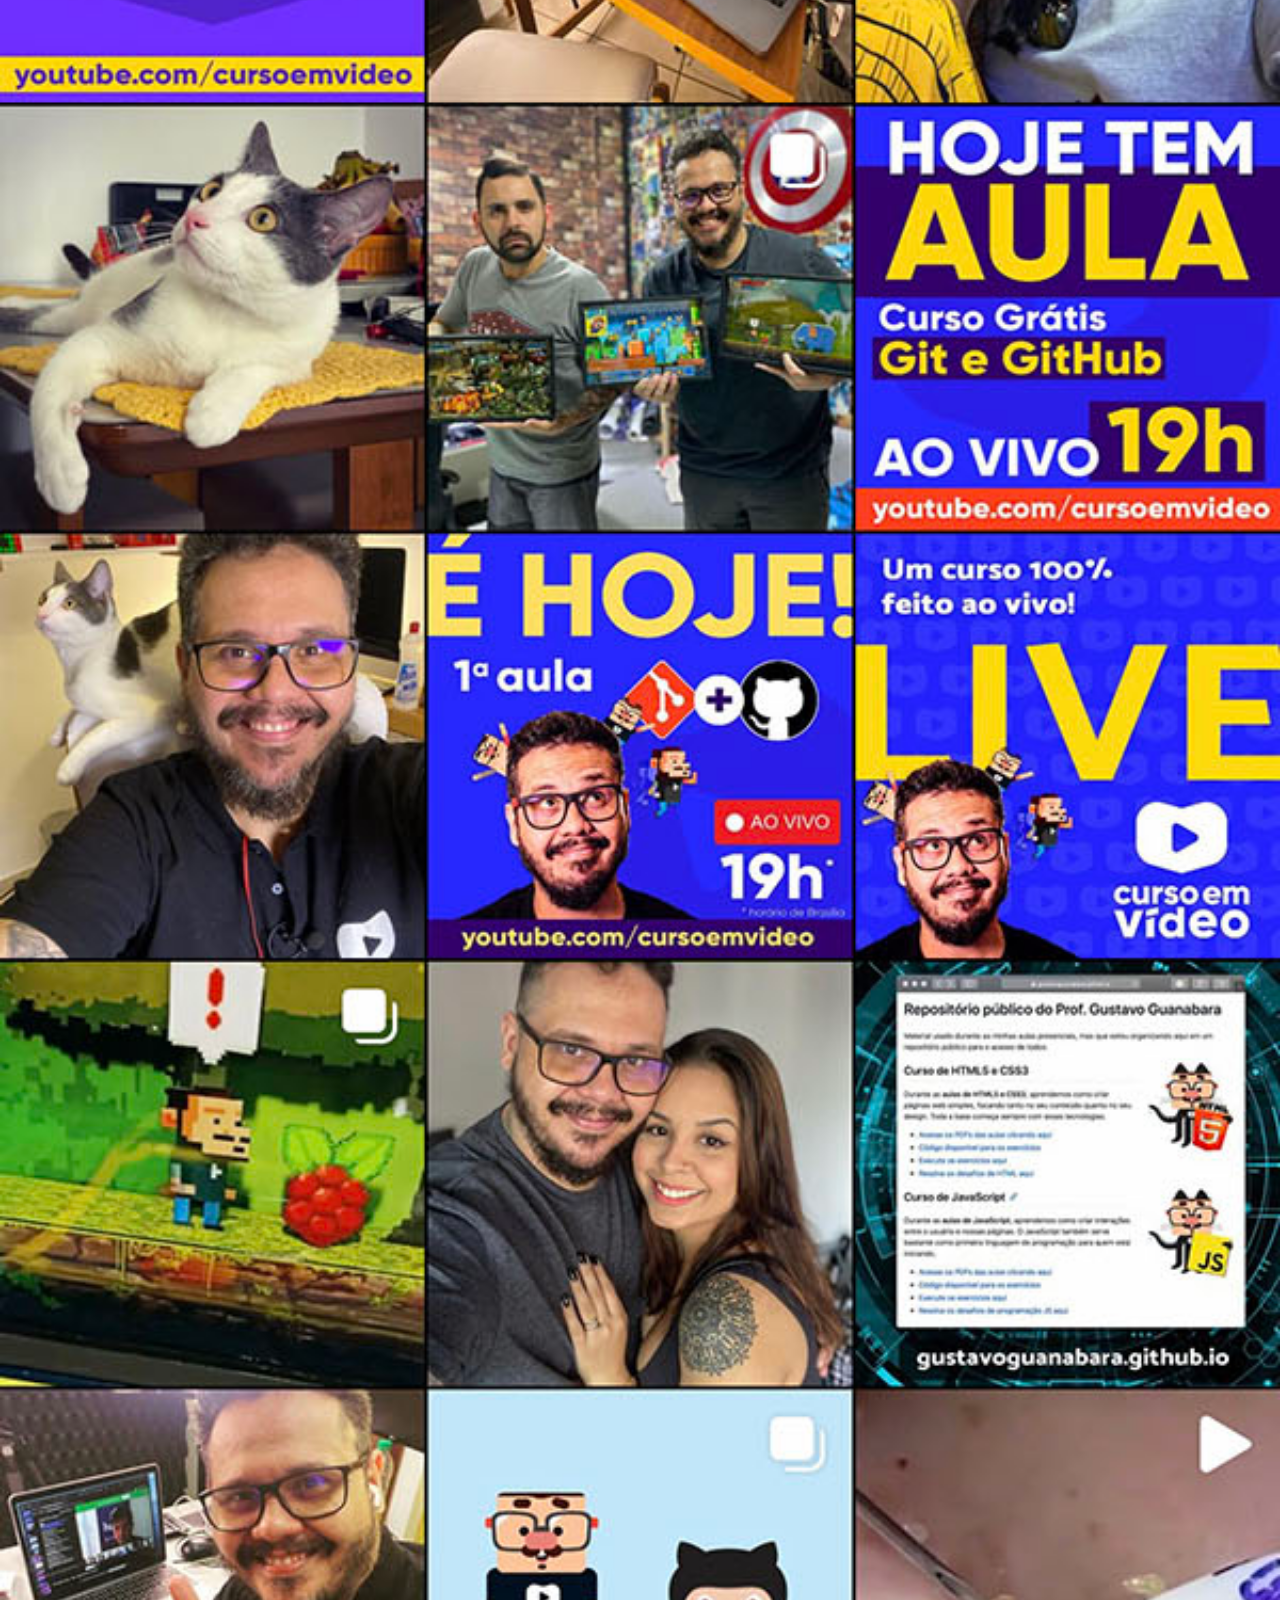
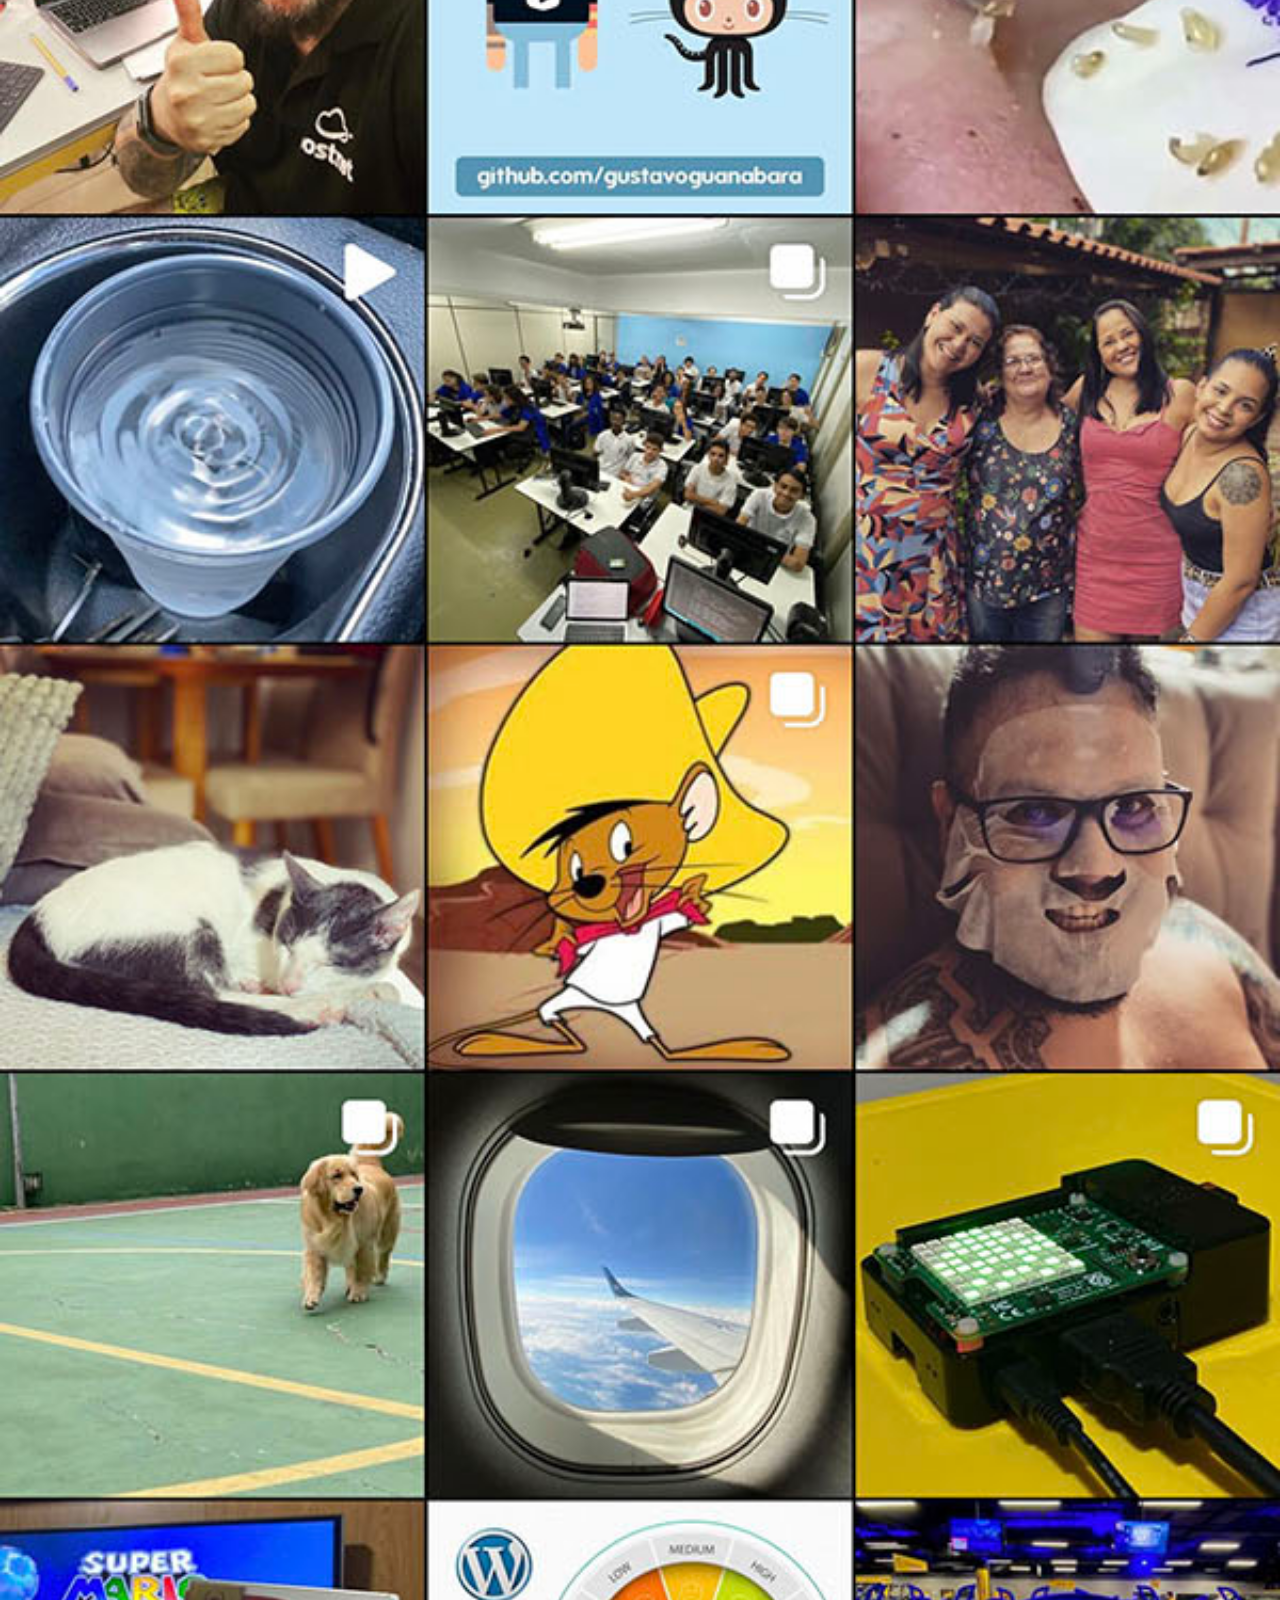
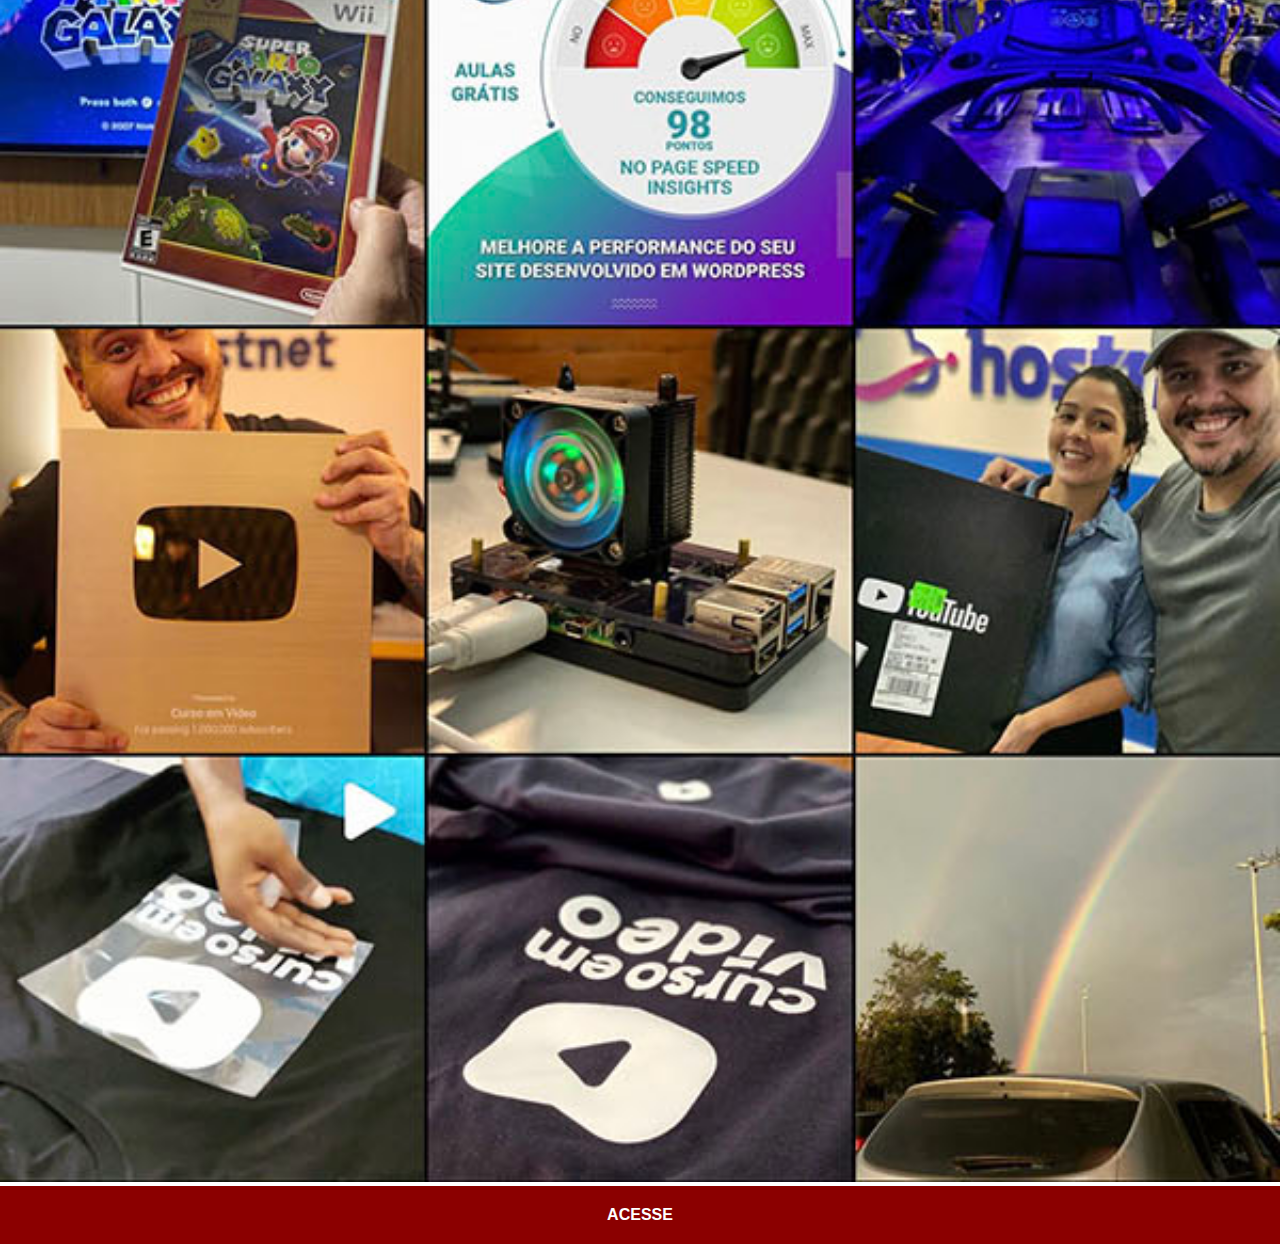
<file: Instagram.html>
<!DOCTYPE html>
<html lang="pt-br">
<head>
  <meta charset="UTF-8">
  <meta name="viewport" content="width=device-width, initial-scale=1.0">
  <title>Instagram</title>
  <link rel="stylesheet" href="estilo/social.css">
</head>
<body>
  <img src="imagens/tela-instagram.jpg" alt="">
  <a href="https://www.instagram.com/gustavoguanabara/" target="_blank">ACESSE</a>
</body>
</html>
</file>
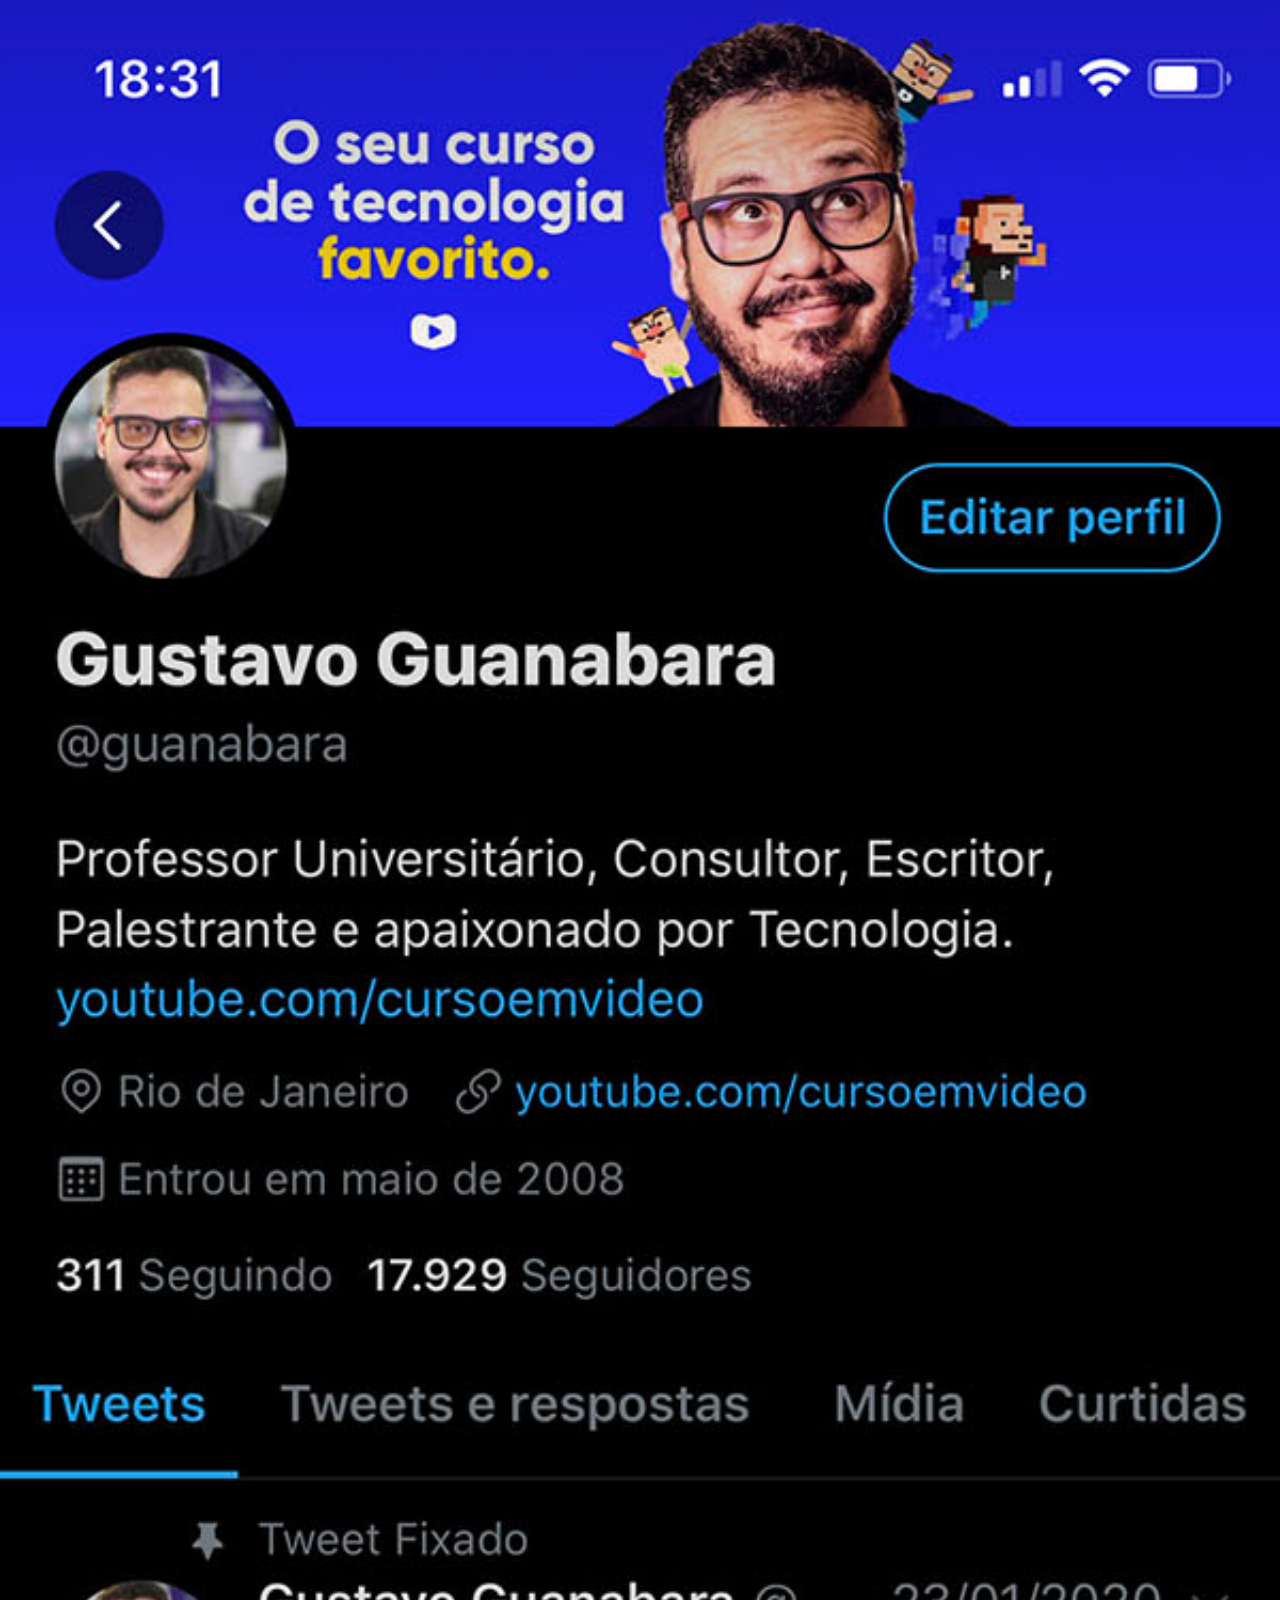
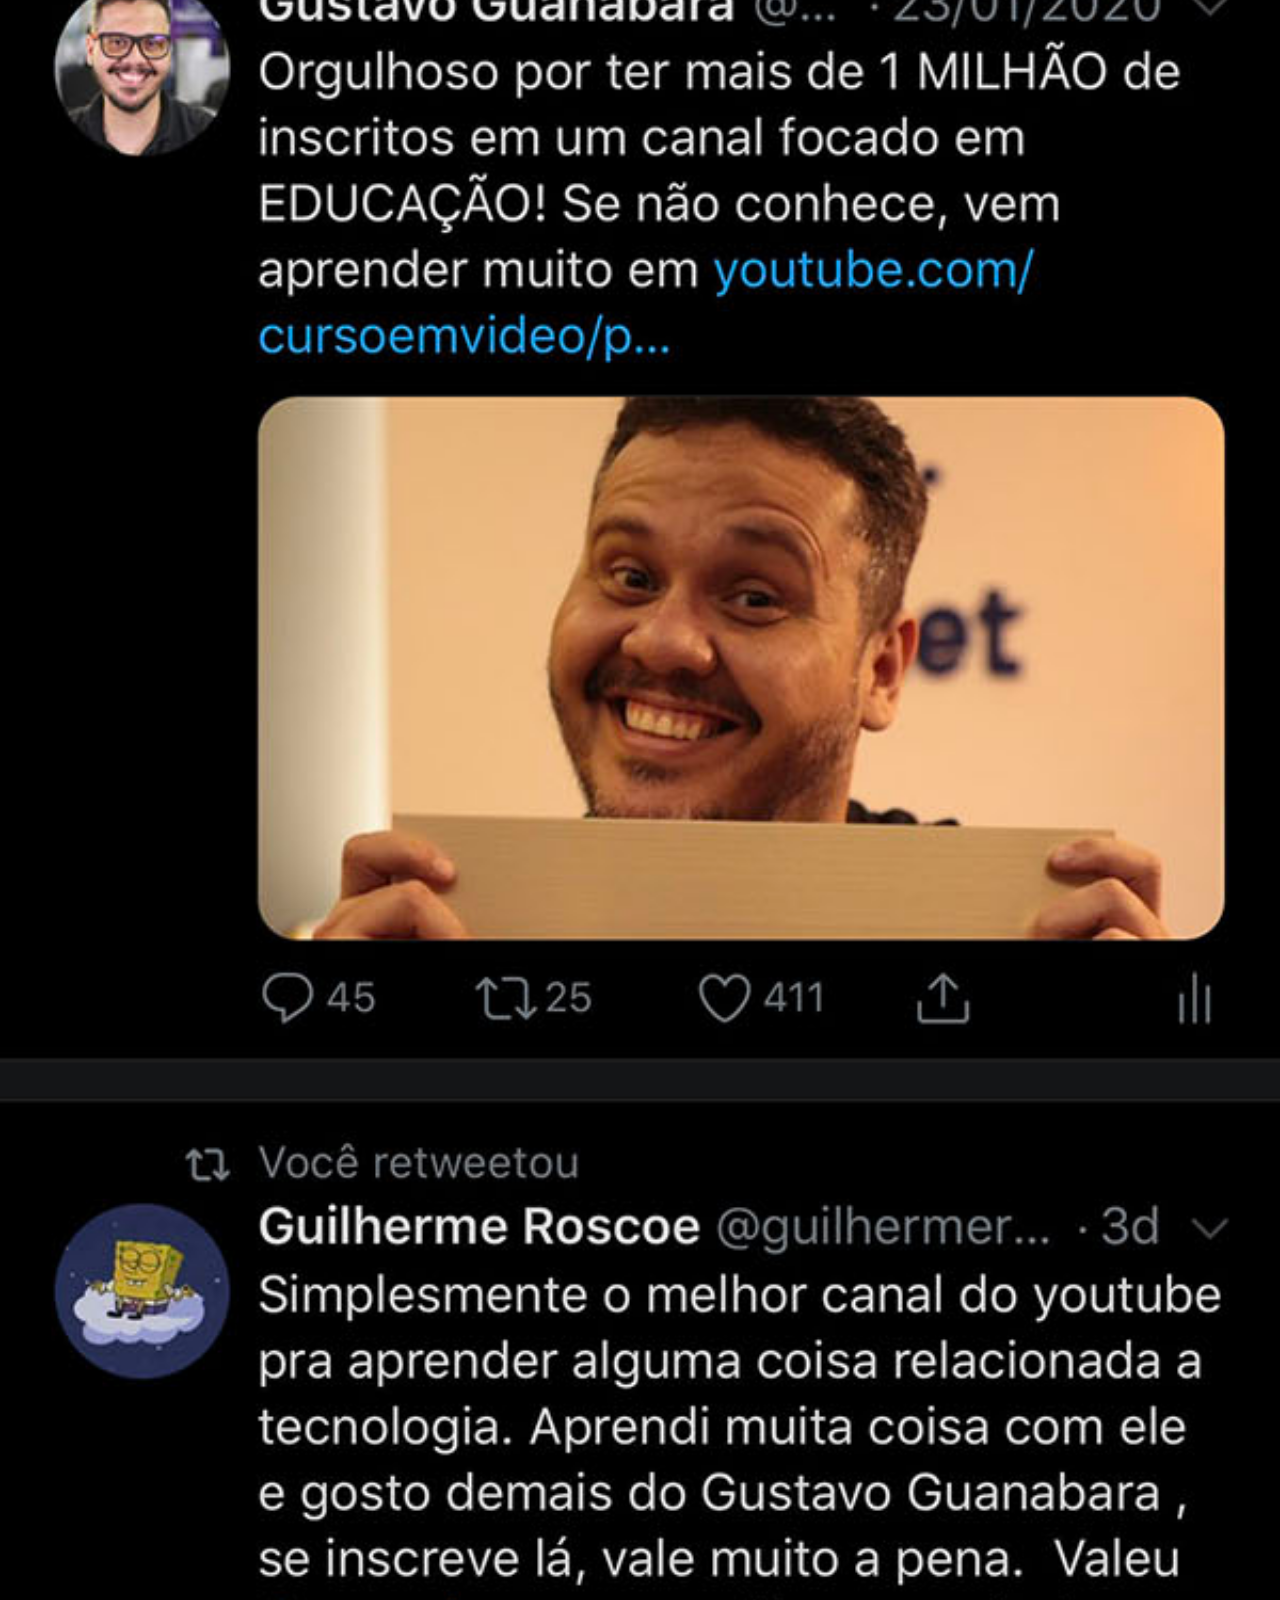
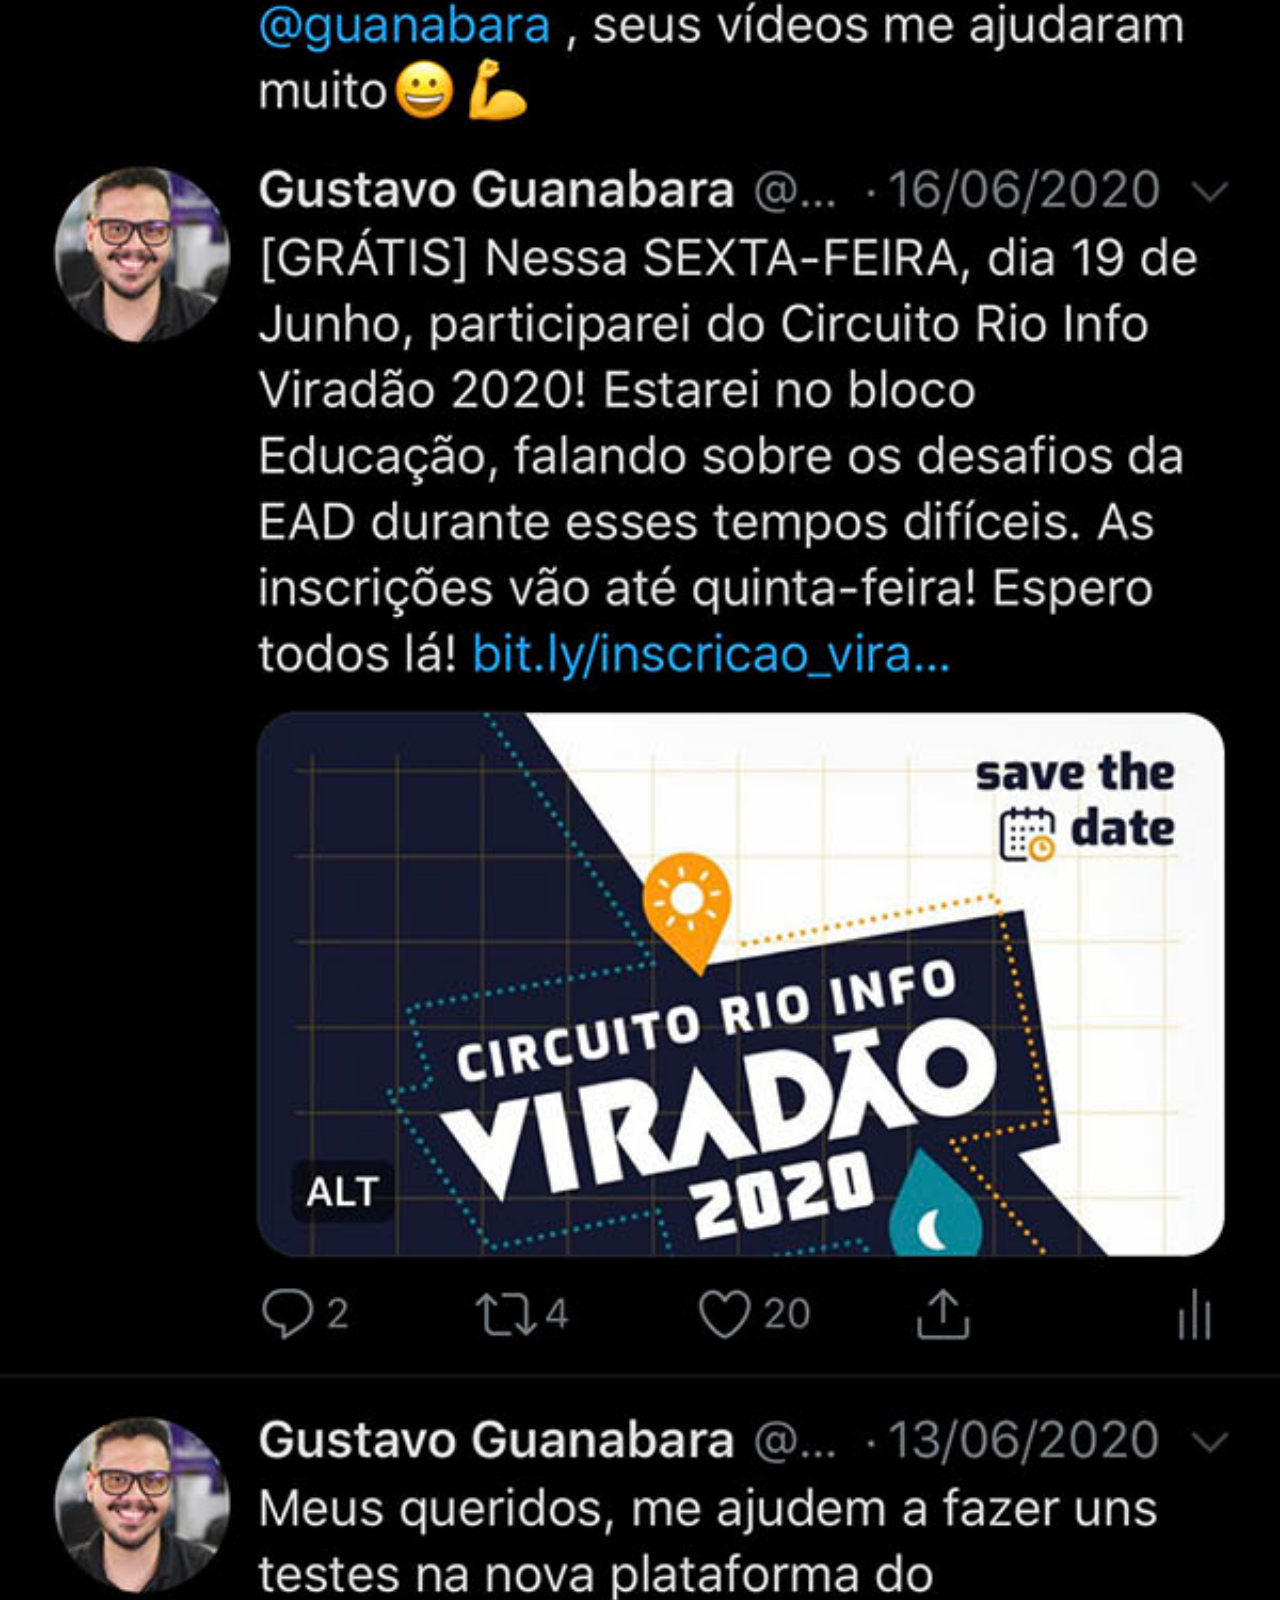
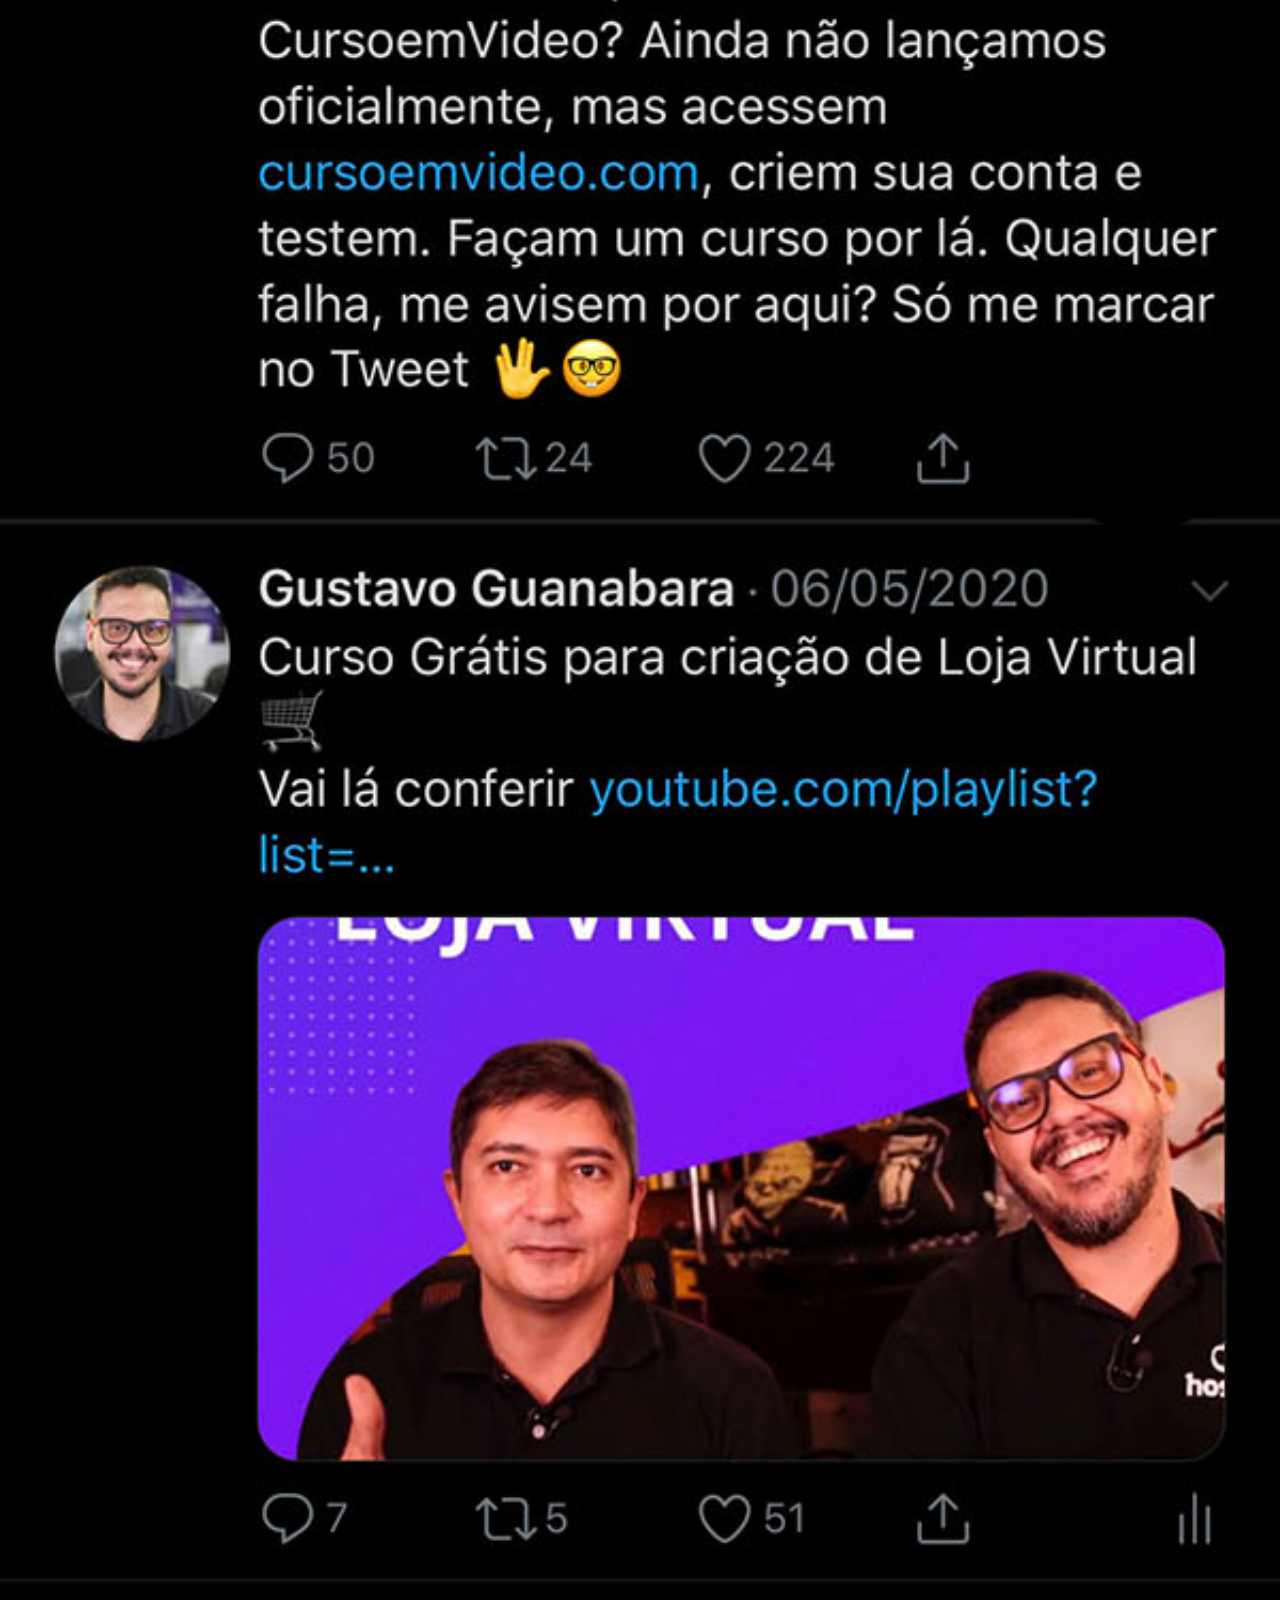
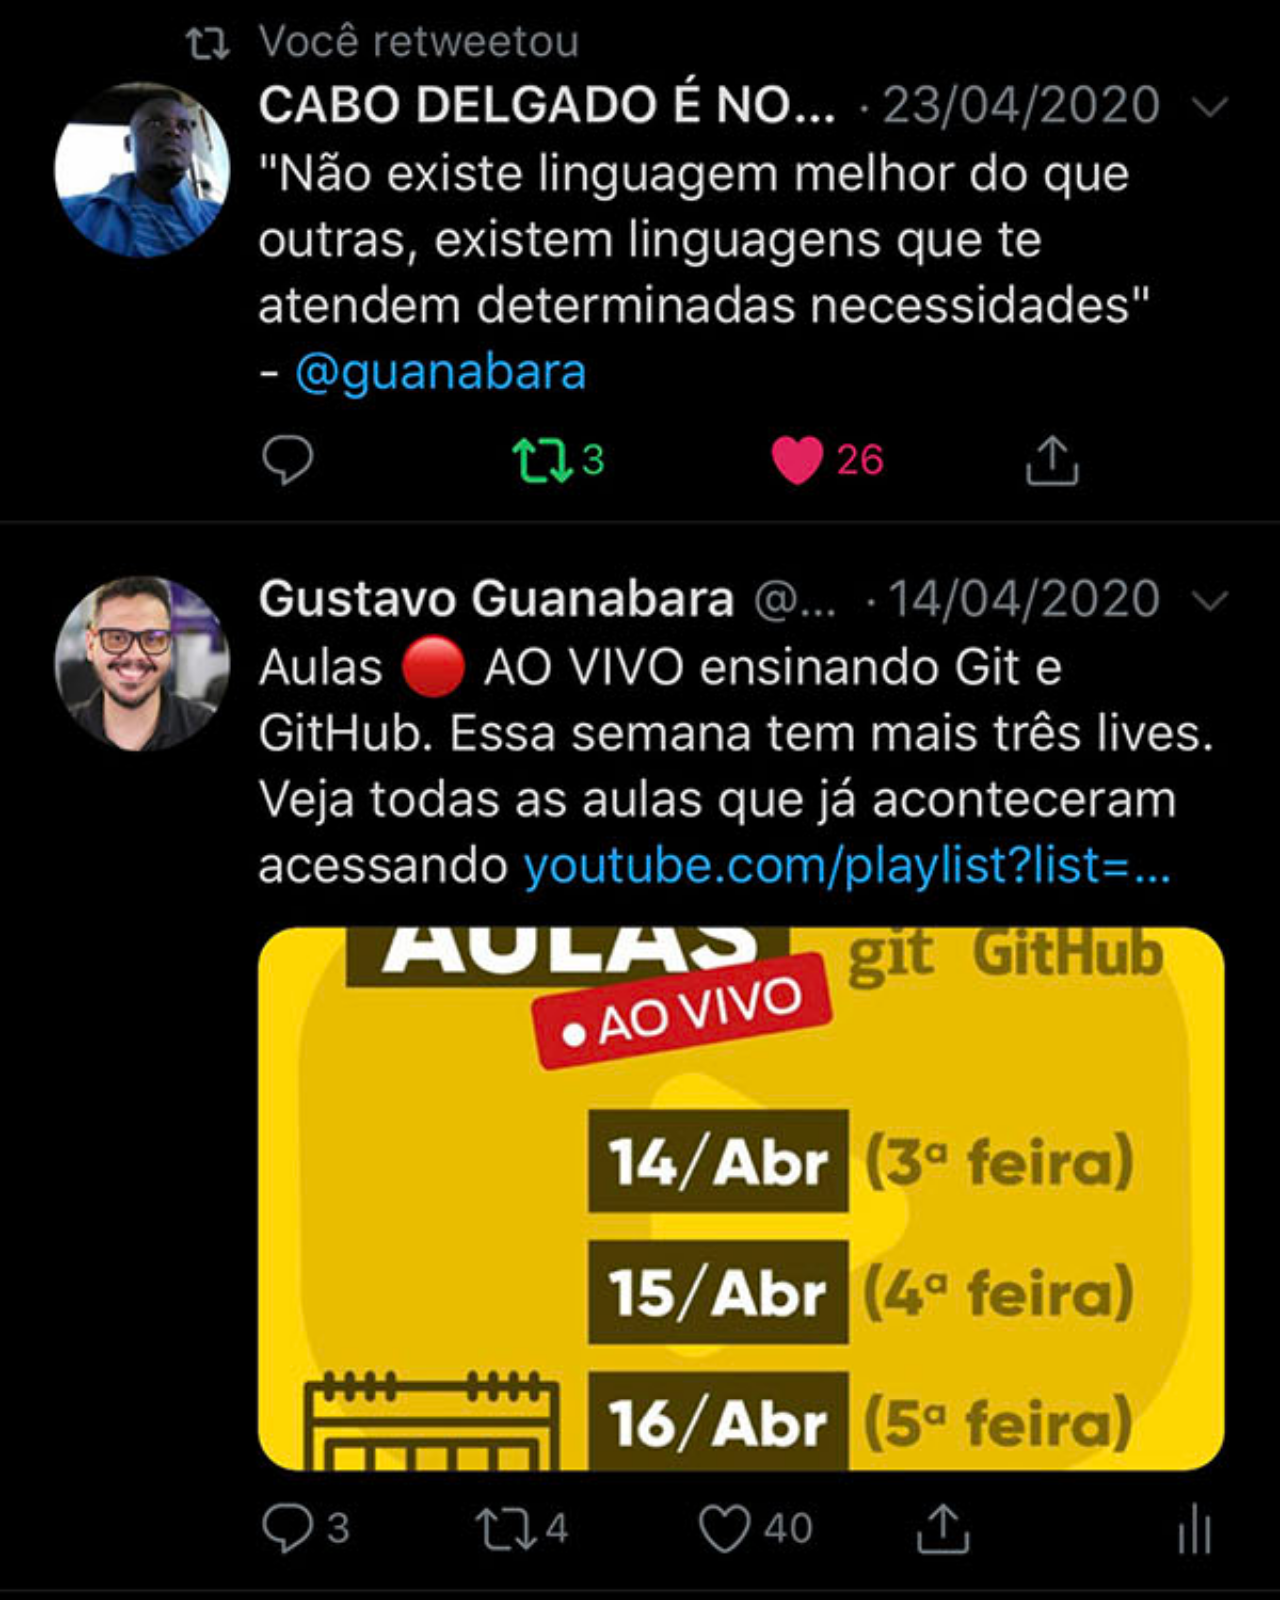
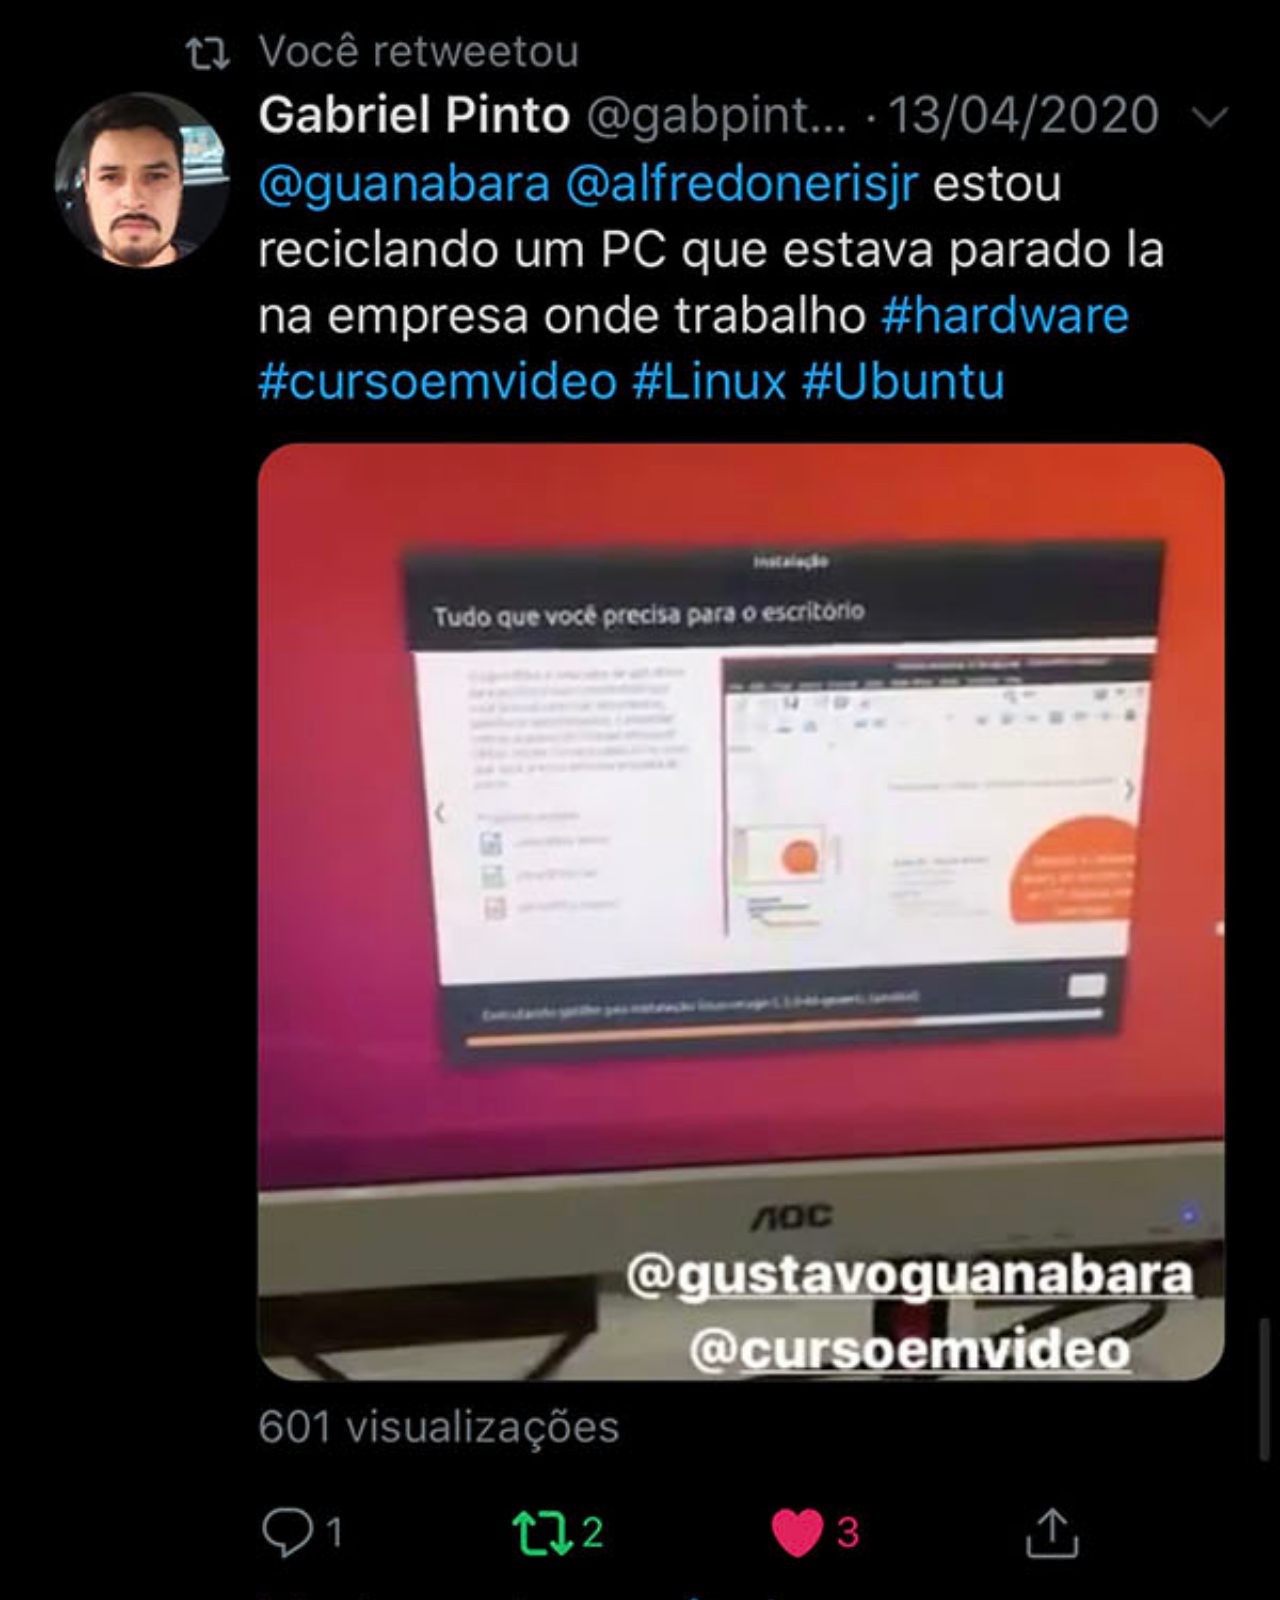
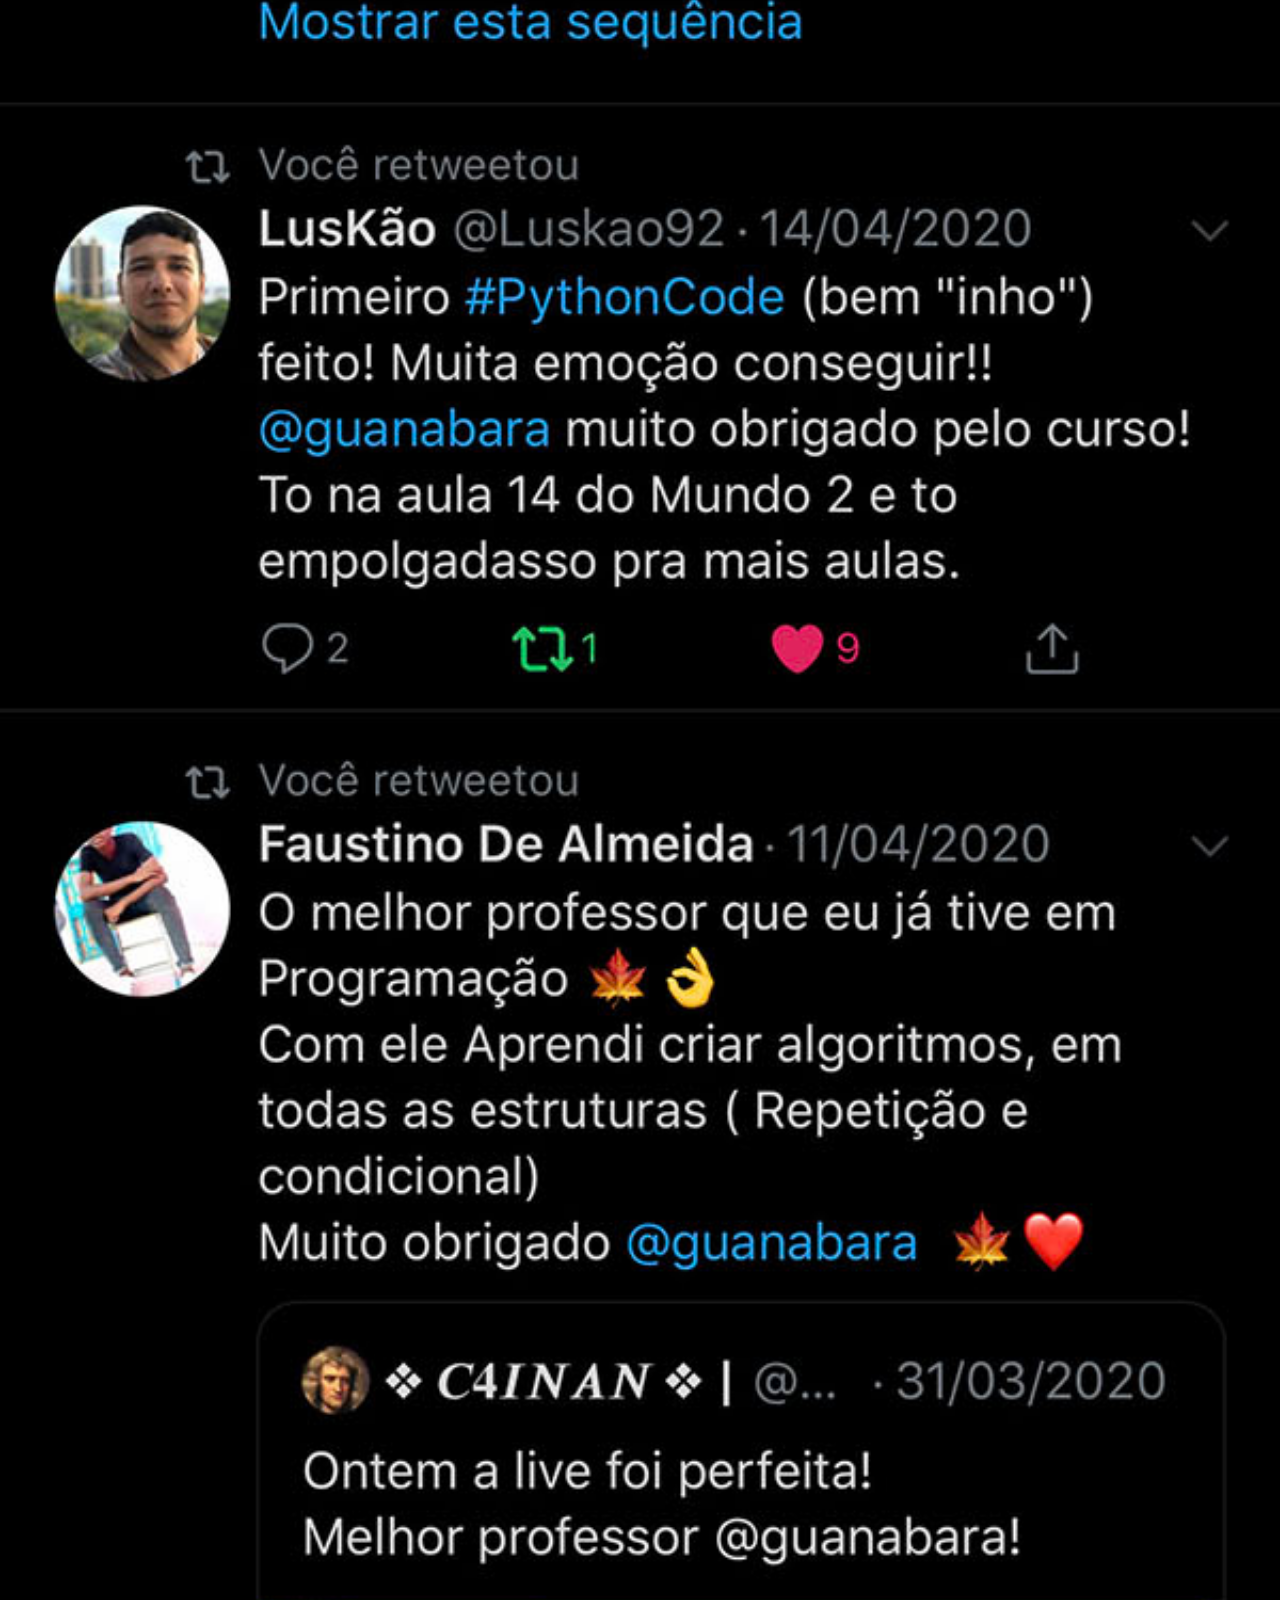
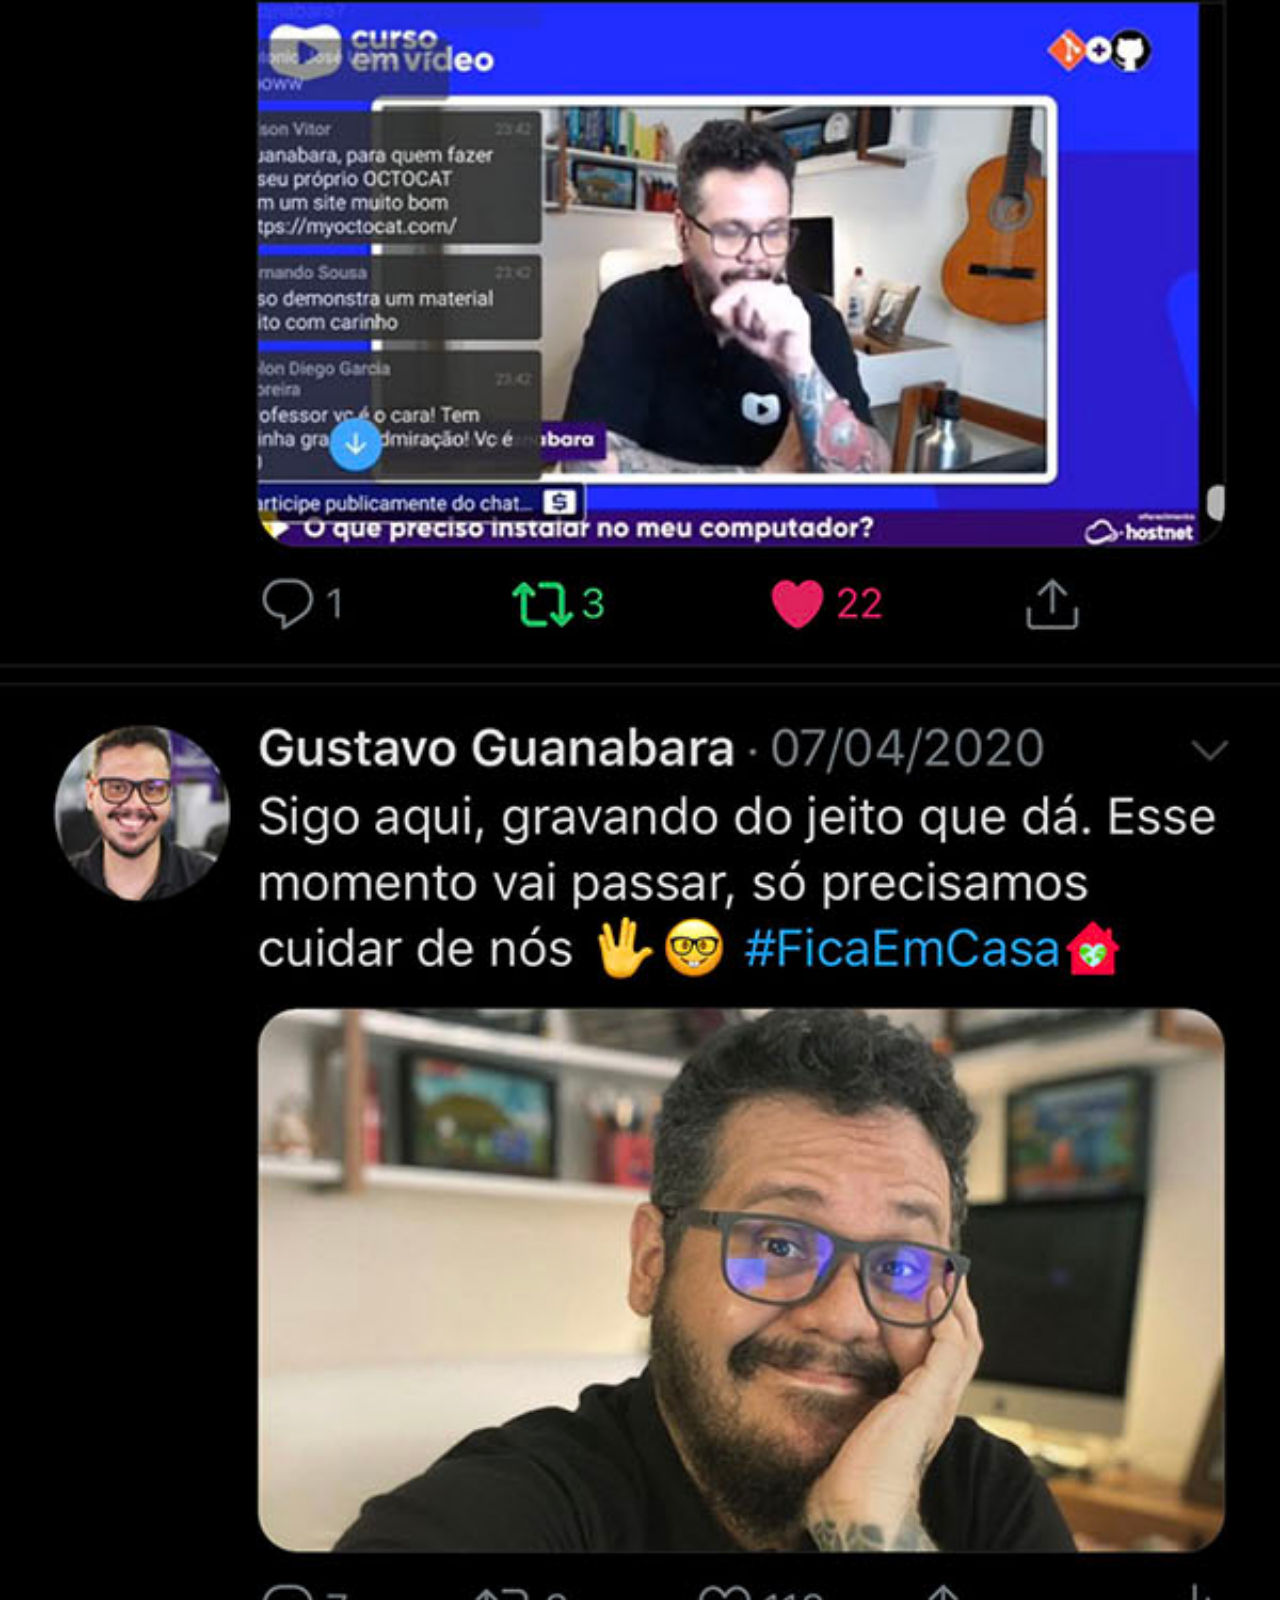
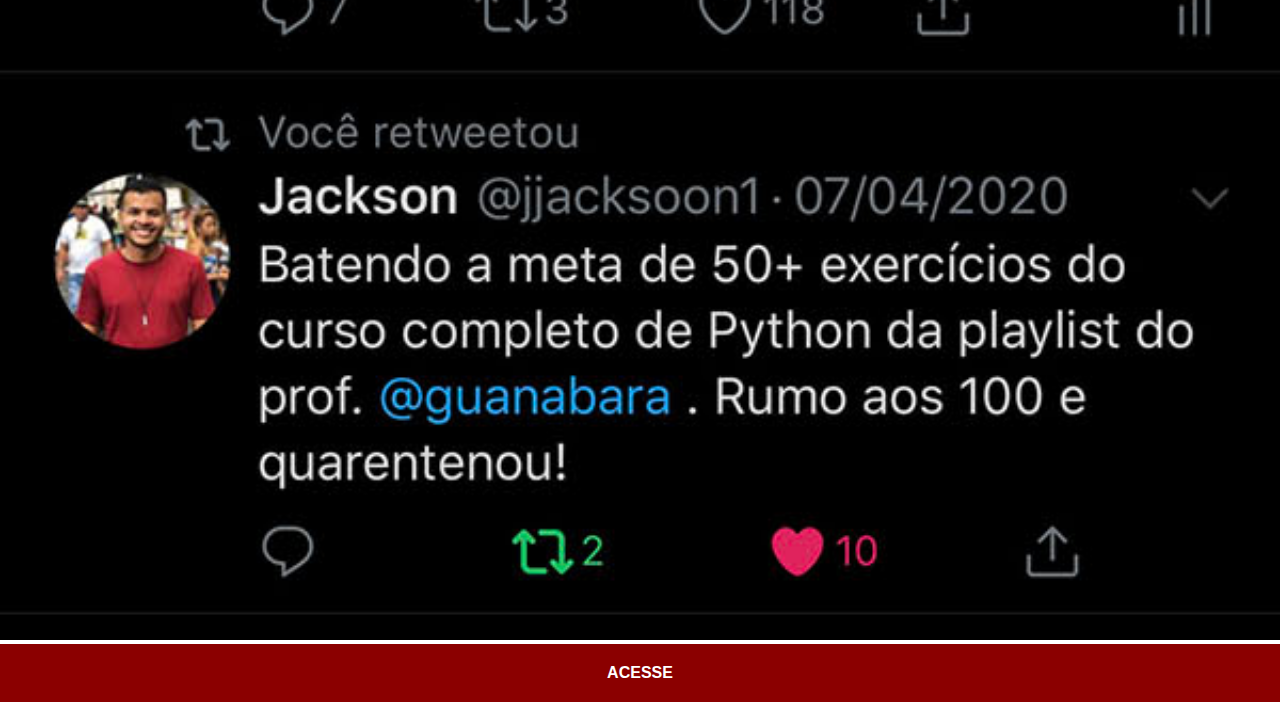
<file: Twitter.html>
<!DOCTYPE html>
<html lang="PT-BR">
<head>
  <meta charset="UTF-8">
  <meta name="viewport" content="width=device-width, initial-scale=1.0">
  <title>Twitter</title>
  <link rel="stylesheet" href="estilo/social.css">
</head>
<body>
  <img src="imagens/tela-twitter.jpg" alt="">
  <a href="https://x.com/guanabara" target="_blank">ACESSE</a>
</body>
</html>
</file>
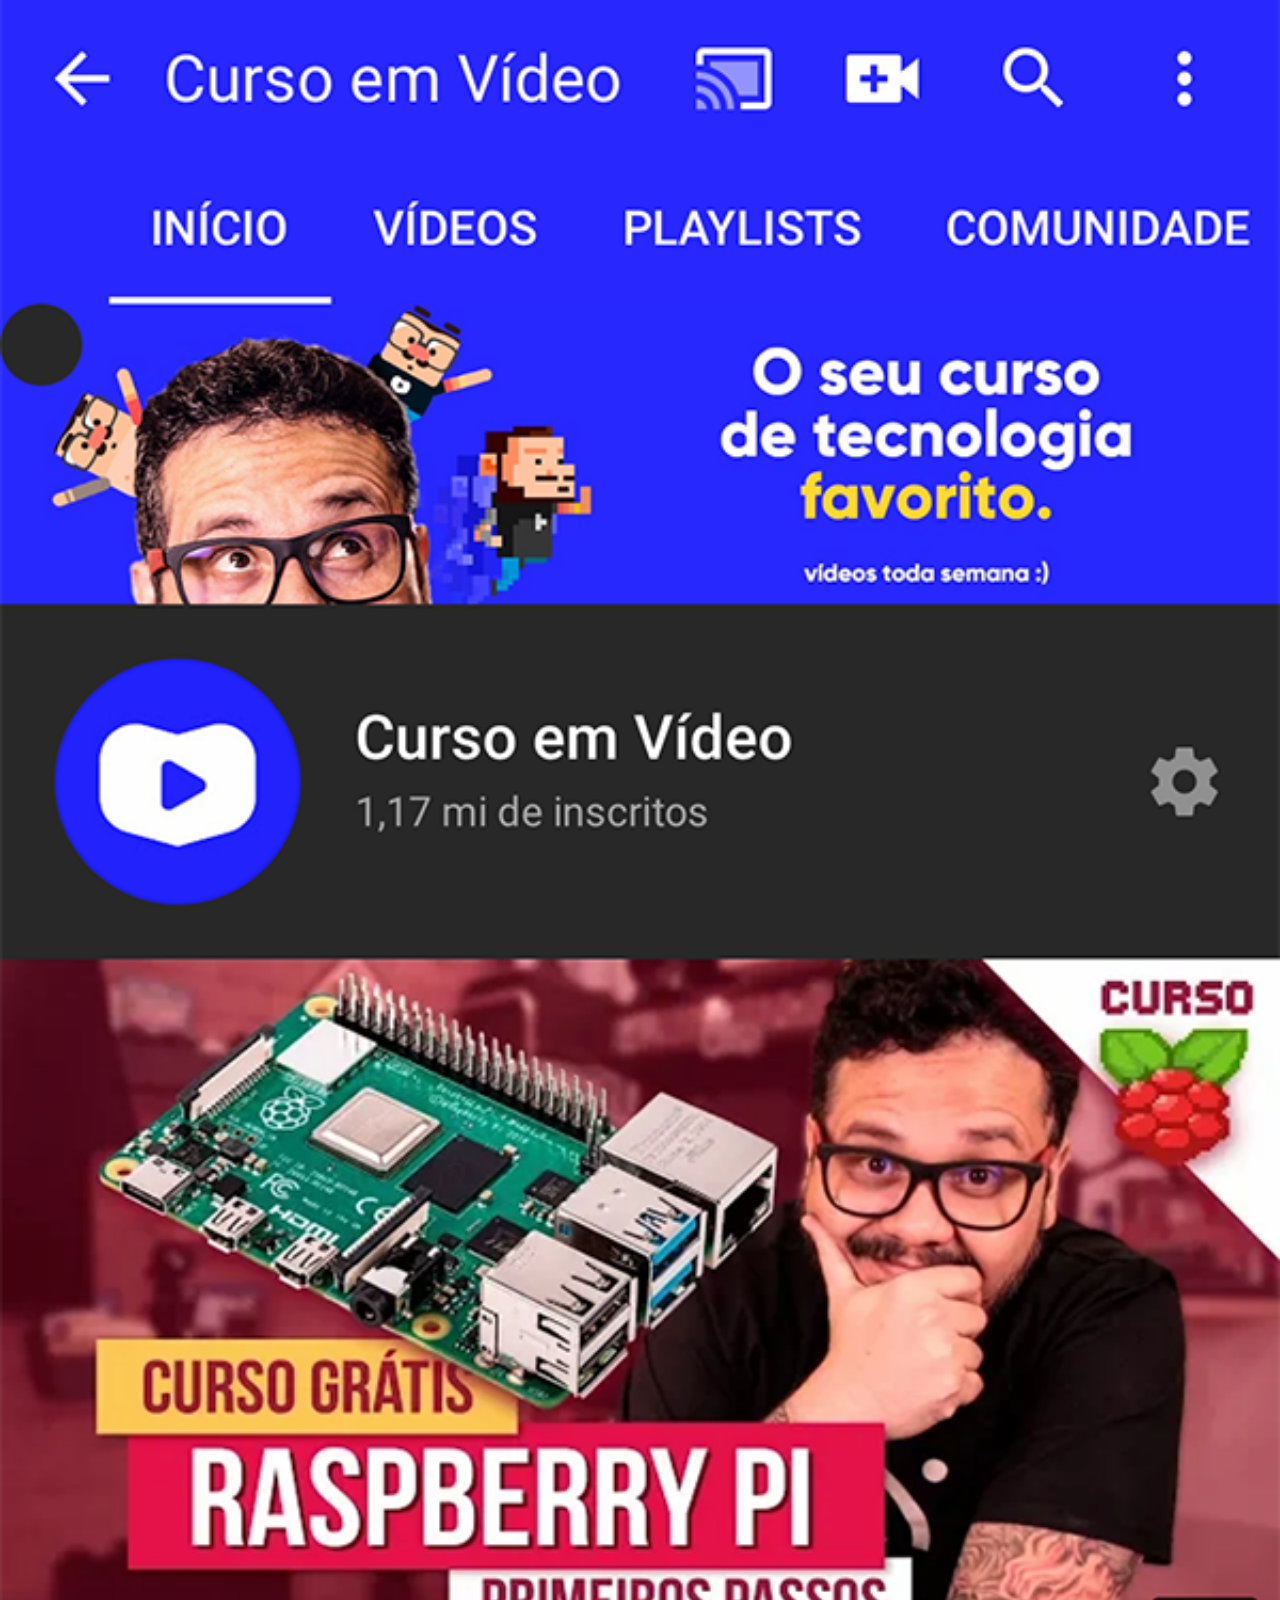
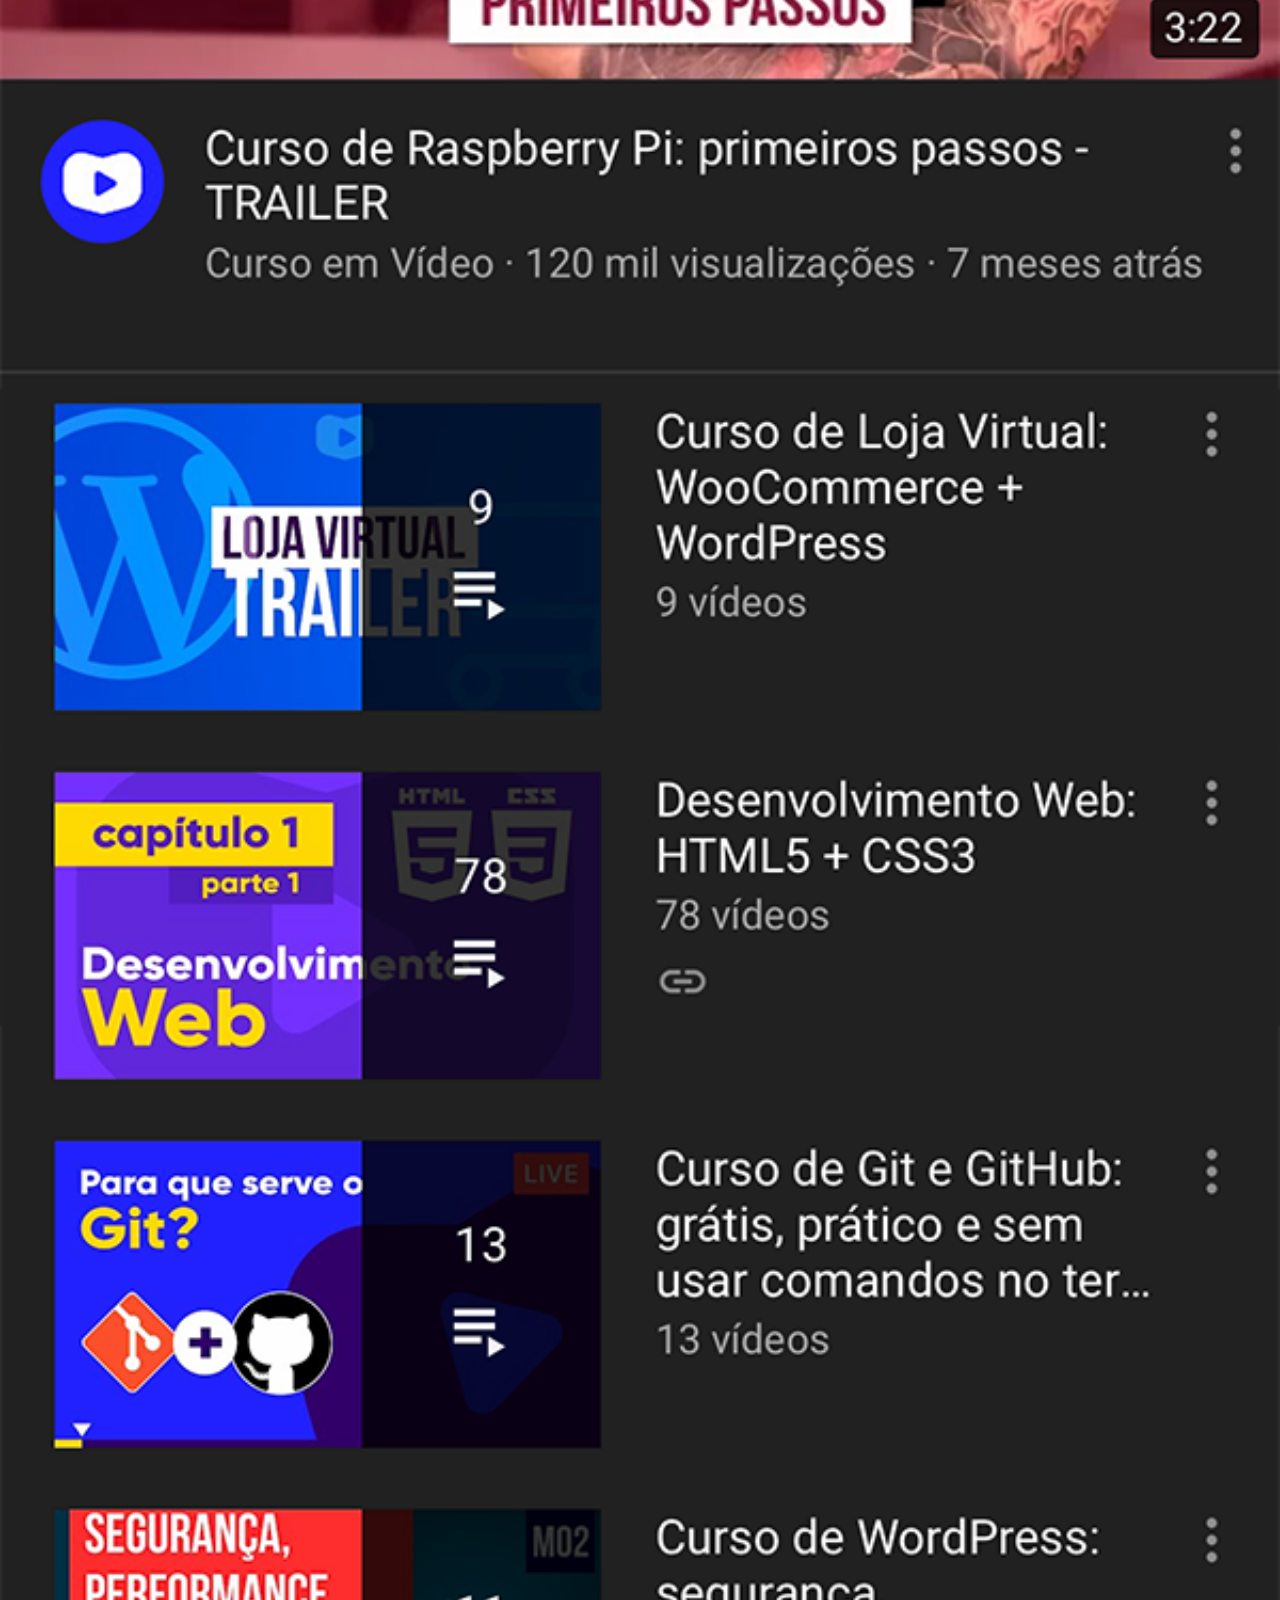
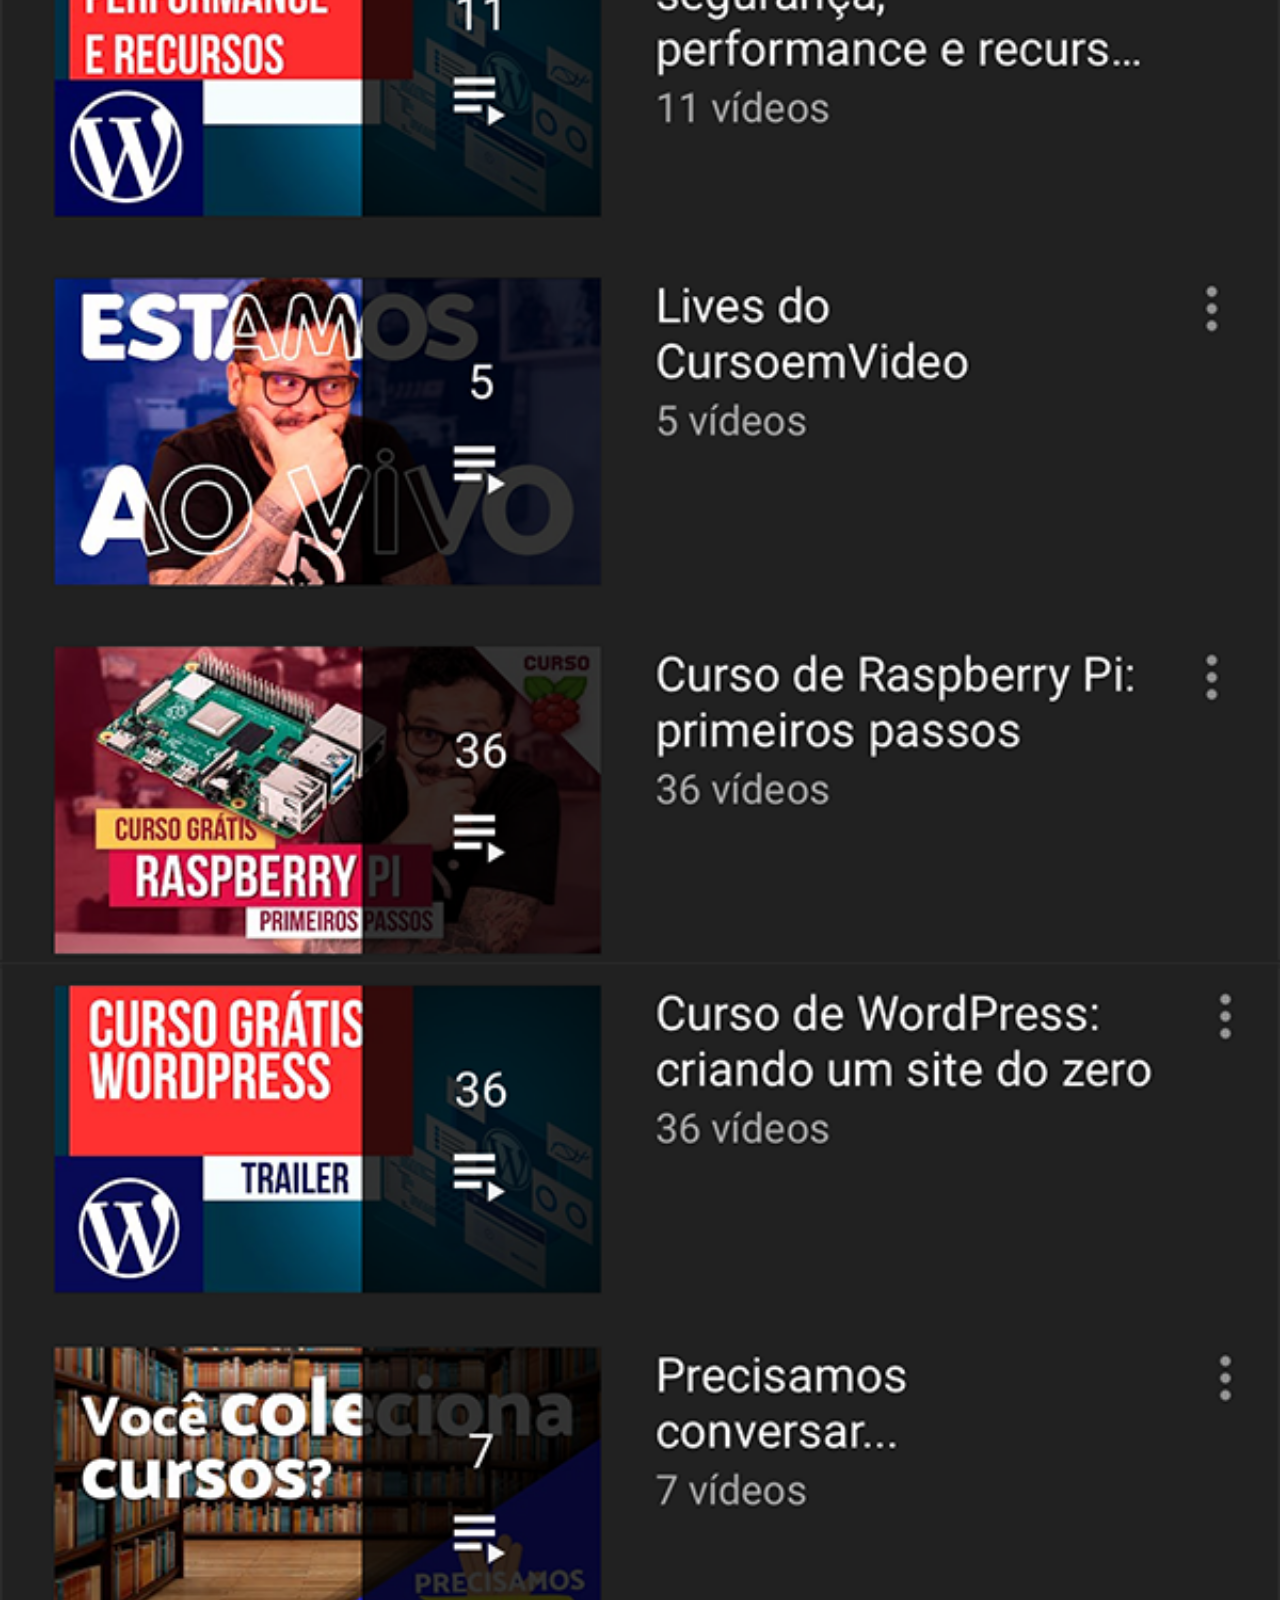
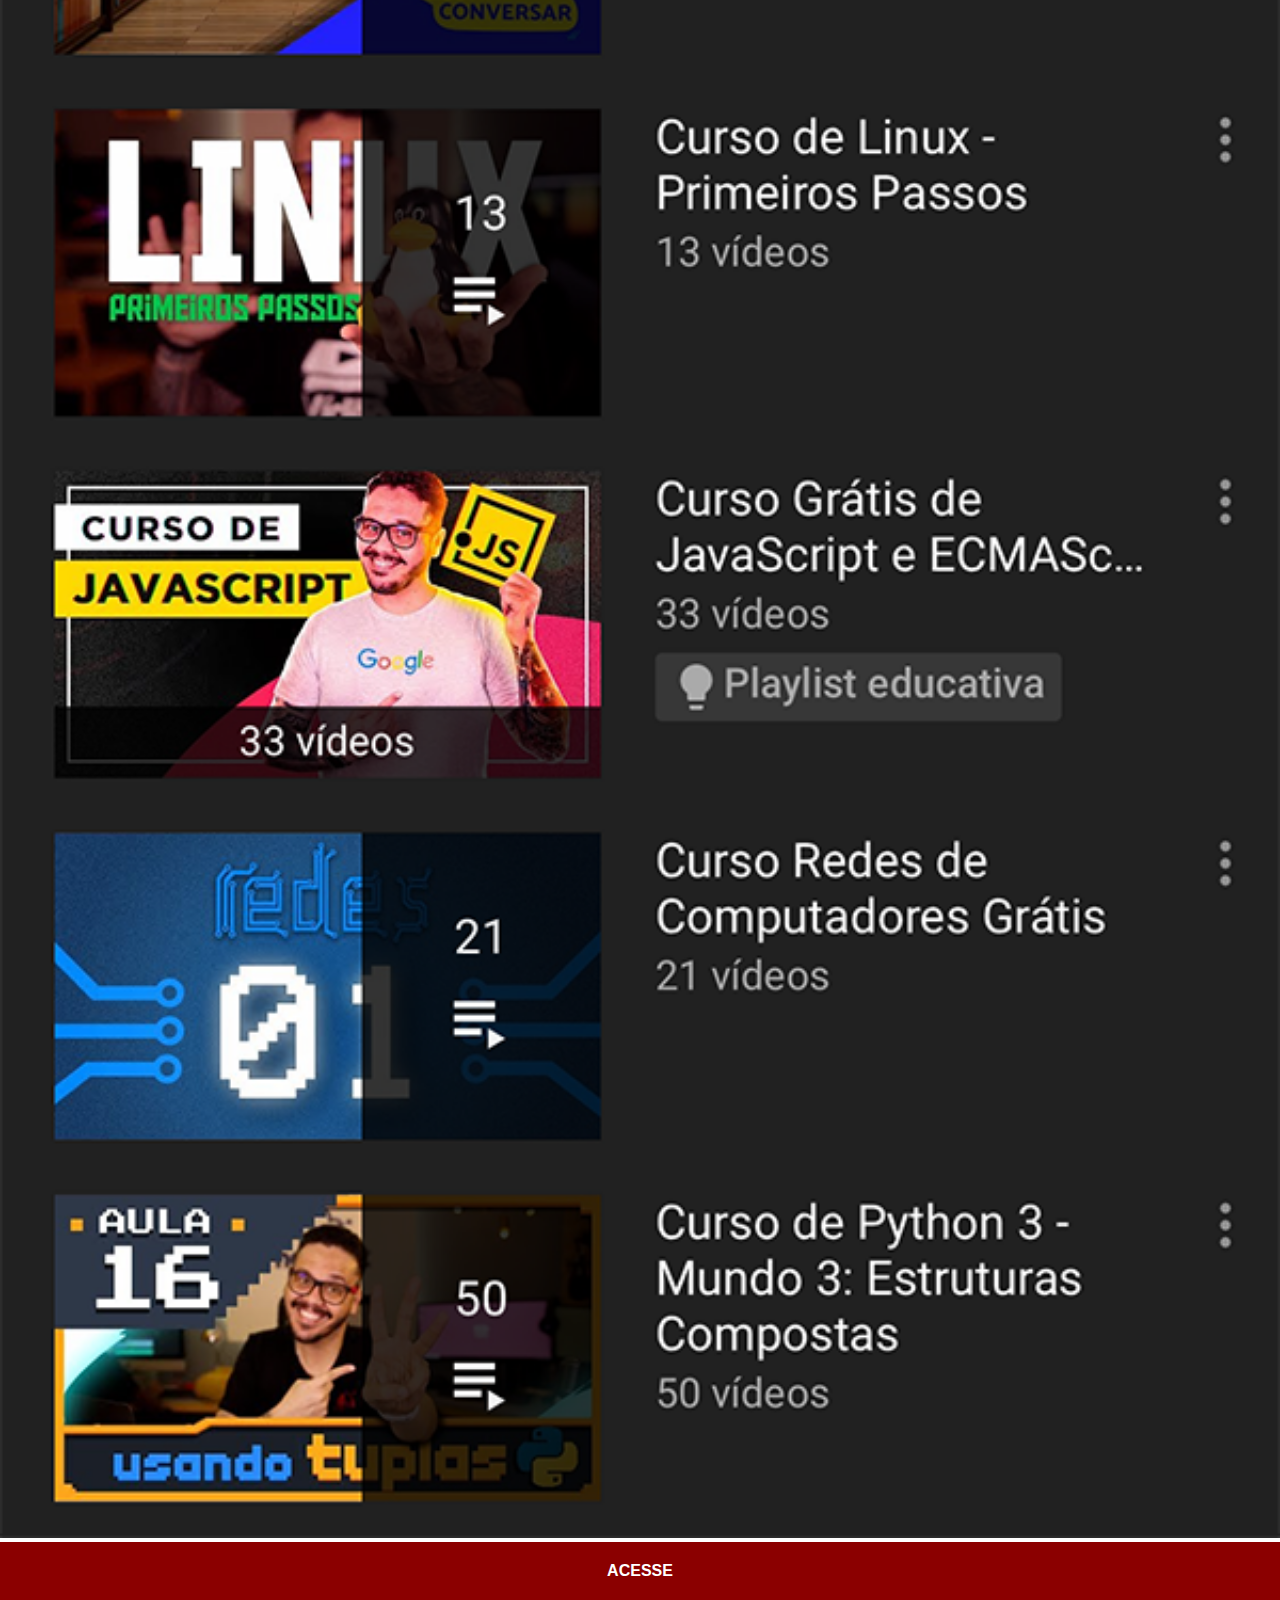
<file: youtube.html>
<!DOCTYPE html>
<html lang="pt-br">
<head>
  <meta charset="UTF-8">
  <meta name="viewport" content="width=device-width, initial-scale=1.0">
  <title>YouTube</title>
  <link rel="stylesheet" href="estilo/social.css">
</head>
<body>
  <img src="imagens/tela-youtube.png" alt="YouTube">
  <a href="https://www.youtube.com/c/CursoemV%C3%ADdeo" target="_blank">ACESSE</a>
</body>
</html>
</file>
<file: estilos/style.css>
@charset "UTF-8";

* {
  margin: 0px;
  padding: 0px;
  font-family: Arial, Helvetica, sans-serif;
}

html, body {
  height: 100vh;
  width: 100vw;
}

body {
  background: url('../imagens/fundo-madeira.jpg') no-repeat top center;
  background-size: cover;
  background-attachment: fixed;
}

main {
  height: 100vh;
  position: relative;
}

section#telefone {
  position: absolute;
  top: 50%;
  left: 50%;
  transform: translate(-50%, -50%);
  height: 627px;
  width: 311px;
  background: url('../imagens/frame-iphone.png') no-repeat;
}

iframe#tela {
  position: relative;
  top: 80px;
  left: 22px;
  width: 267px;
  height: 471px;
}

section#redes-sociais {
  text-align: right;
}

section#redes-sociais img {
  width: 50px;
  margin: 10px;
  border-radius: 50%;
  box-shadow: 2px 2px 5px rgba(0, 0, 0, 0.400);
  box-sizing: border-box;
}

section#redes-sociais img:hover {
  transform: translate(-3px, -3px);
  box-shadow: 5px 5px 10px rgba(0, 0, 0, 0.600);
  transition: transform .3s;
}
</file>
<file: estilo/social.css>
@charset "UTF-8";

* {
  margin: 0px;
  padding: 0px;
  font-family: Arial, Helvetica, sans-serif;
}

::-webkit-scrollbar {
  width: 0px;
  height: 0px;
}

img {
  width: 100vw;
}

a {
  display: block;
  background-color: darkred;
  color: white;
  padding: 20px;
  text-align: center;
  font-weight: bolder;
  text-decoration: none;
}

a:hover {
  background-color: red;
}
</file>
